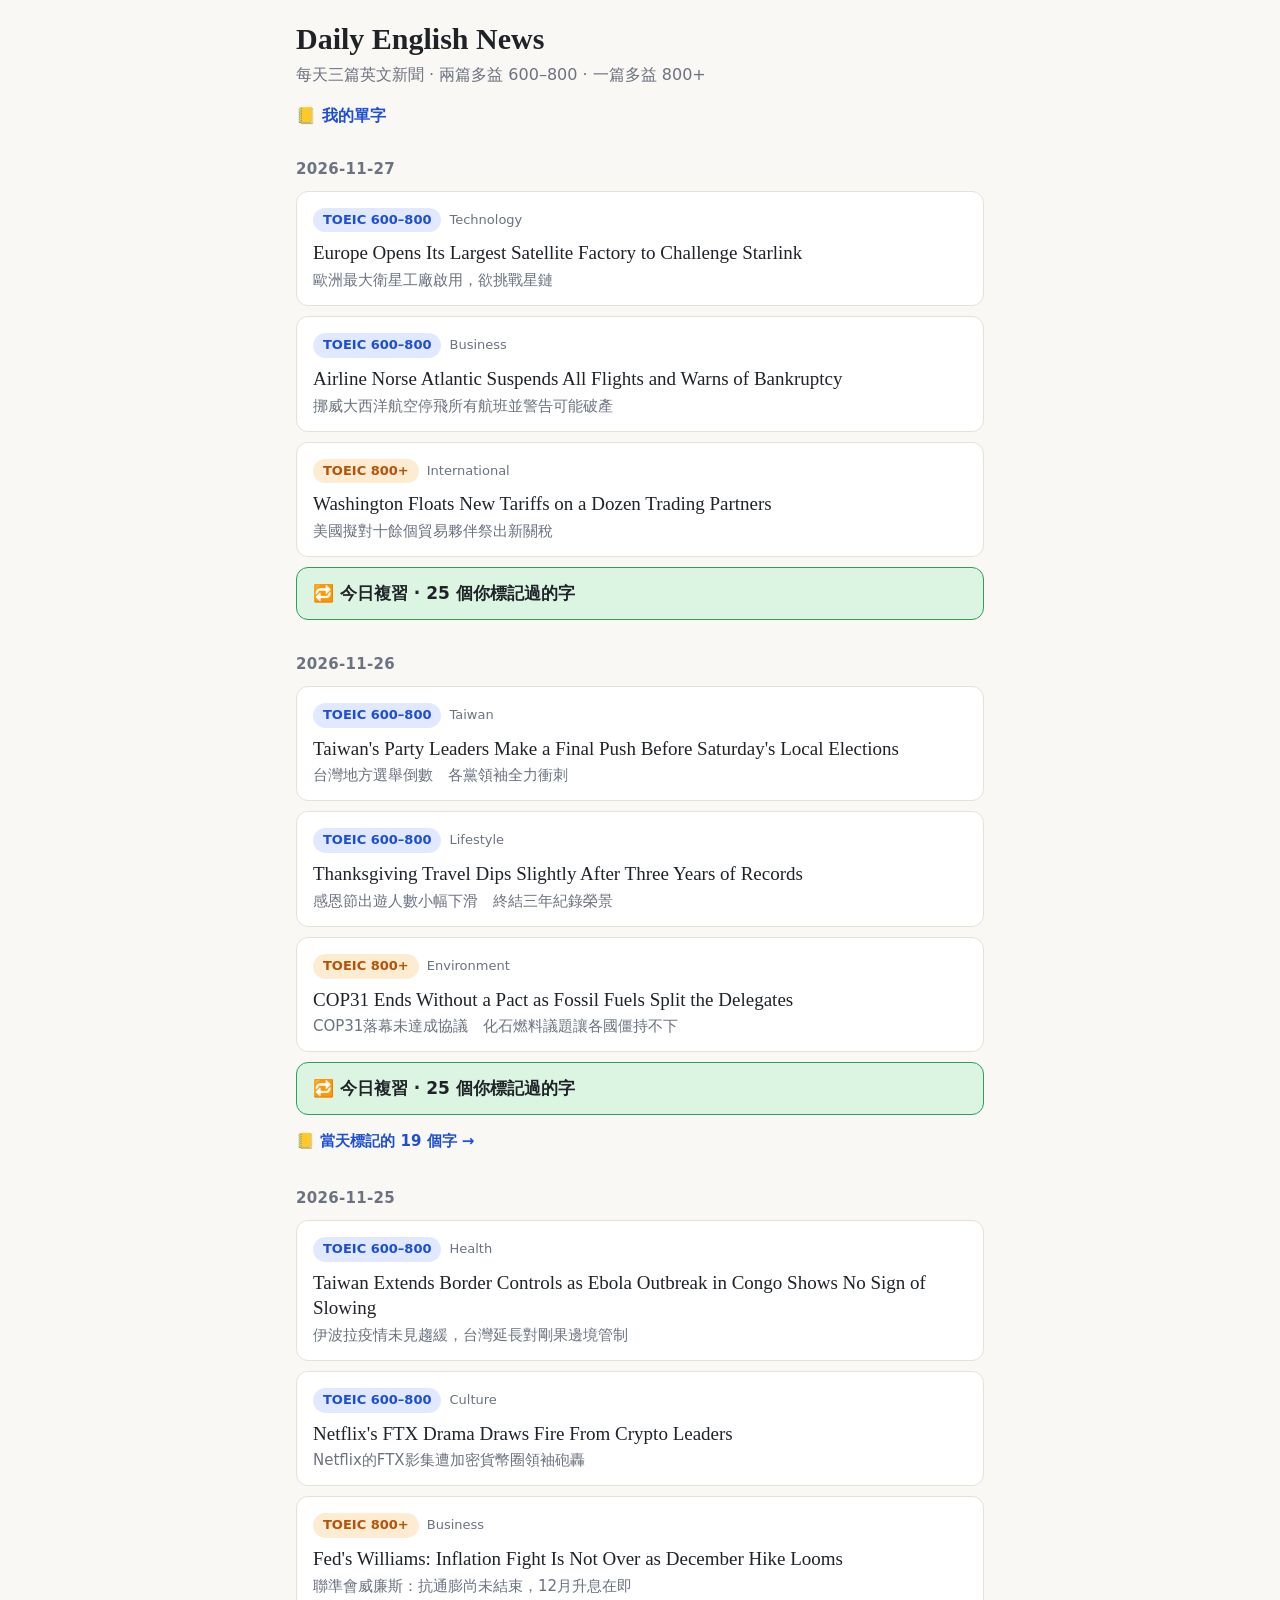
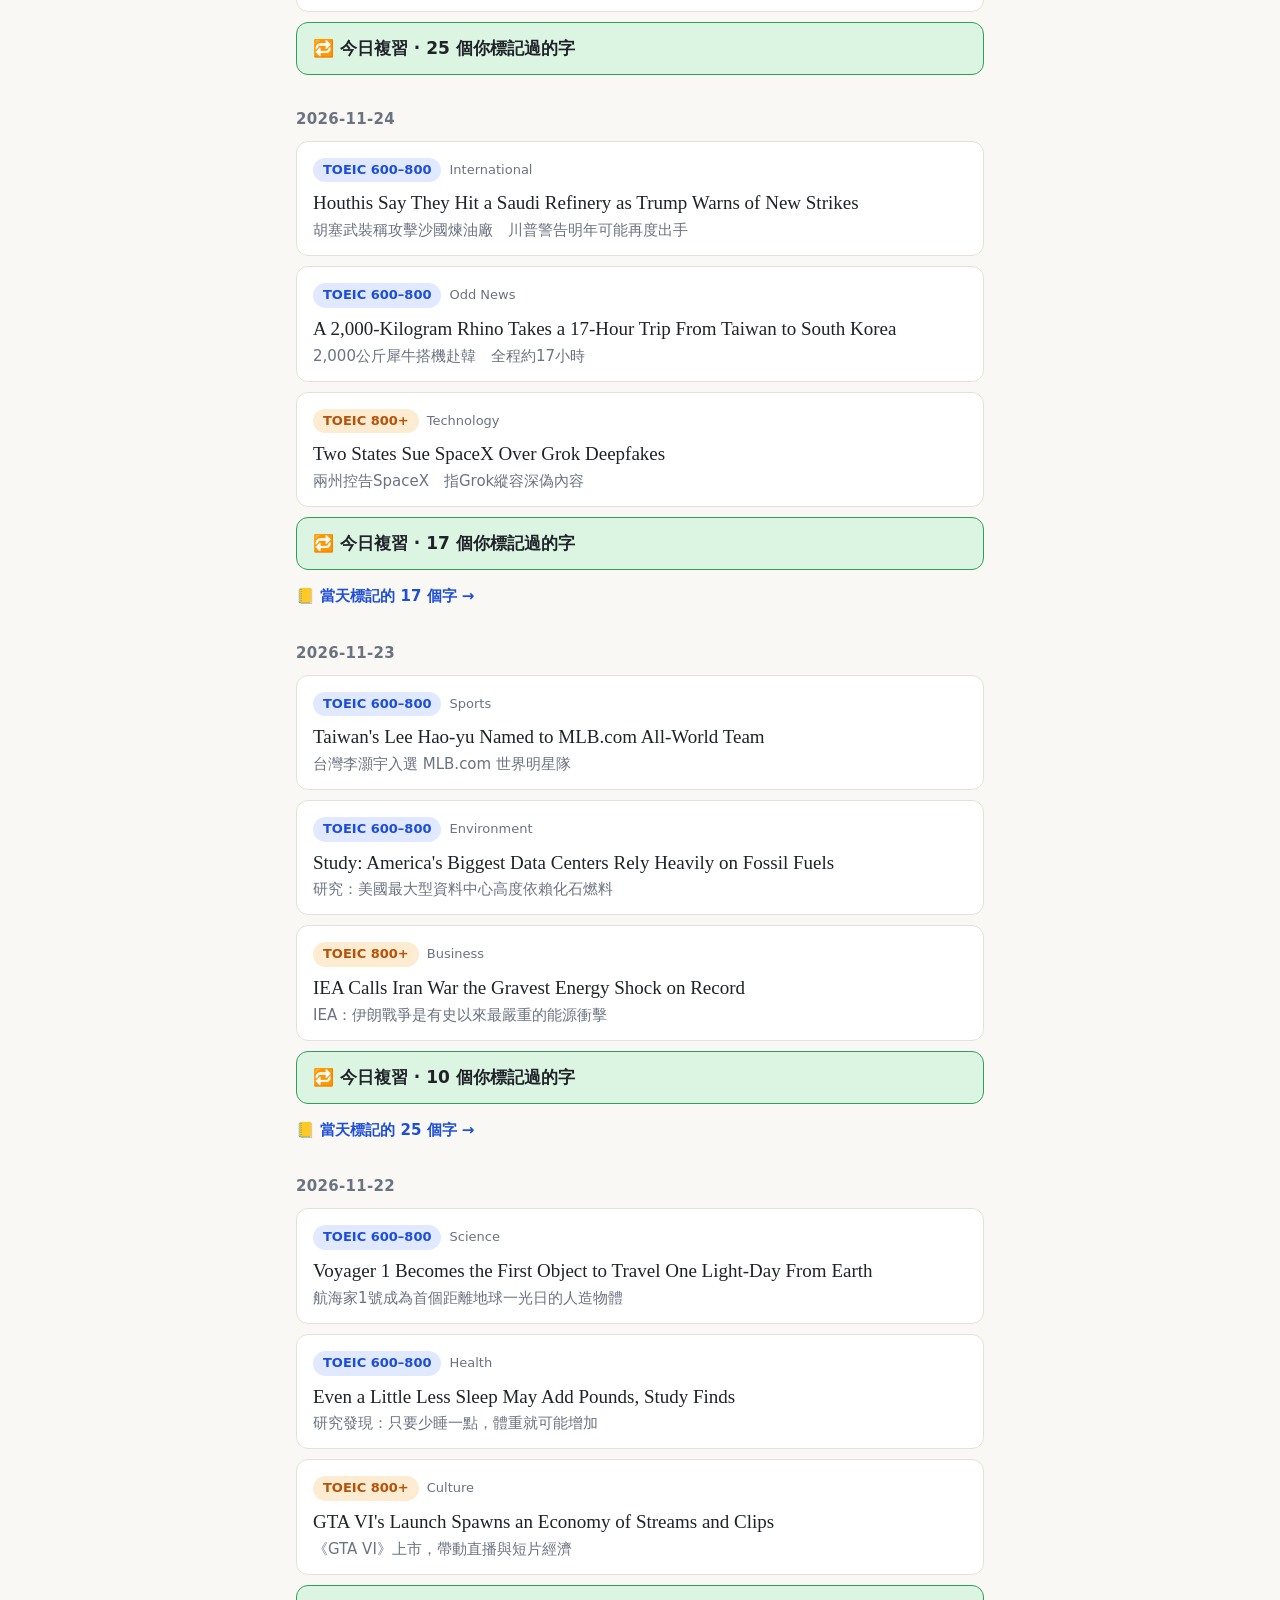
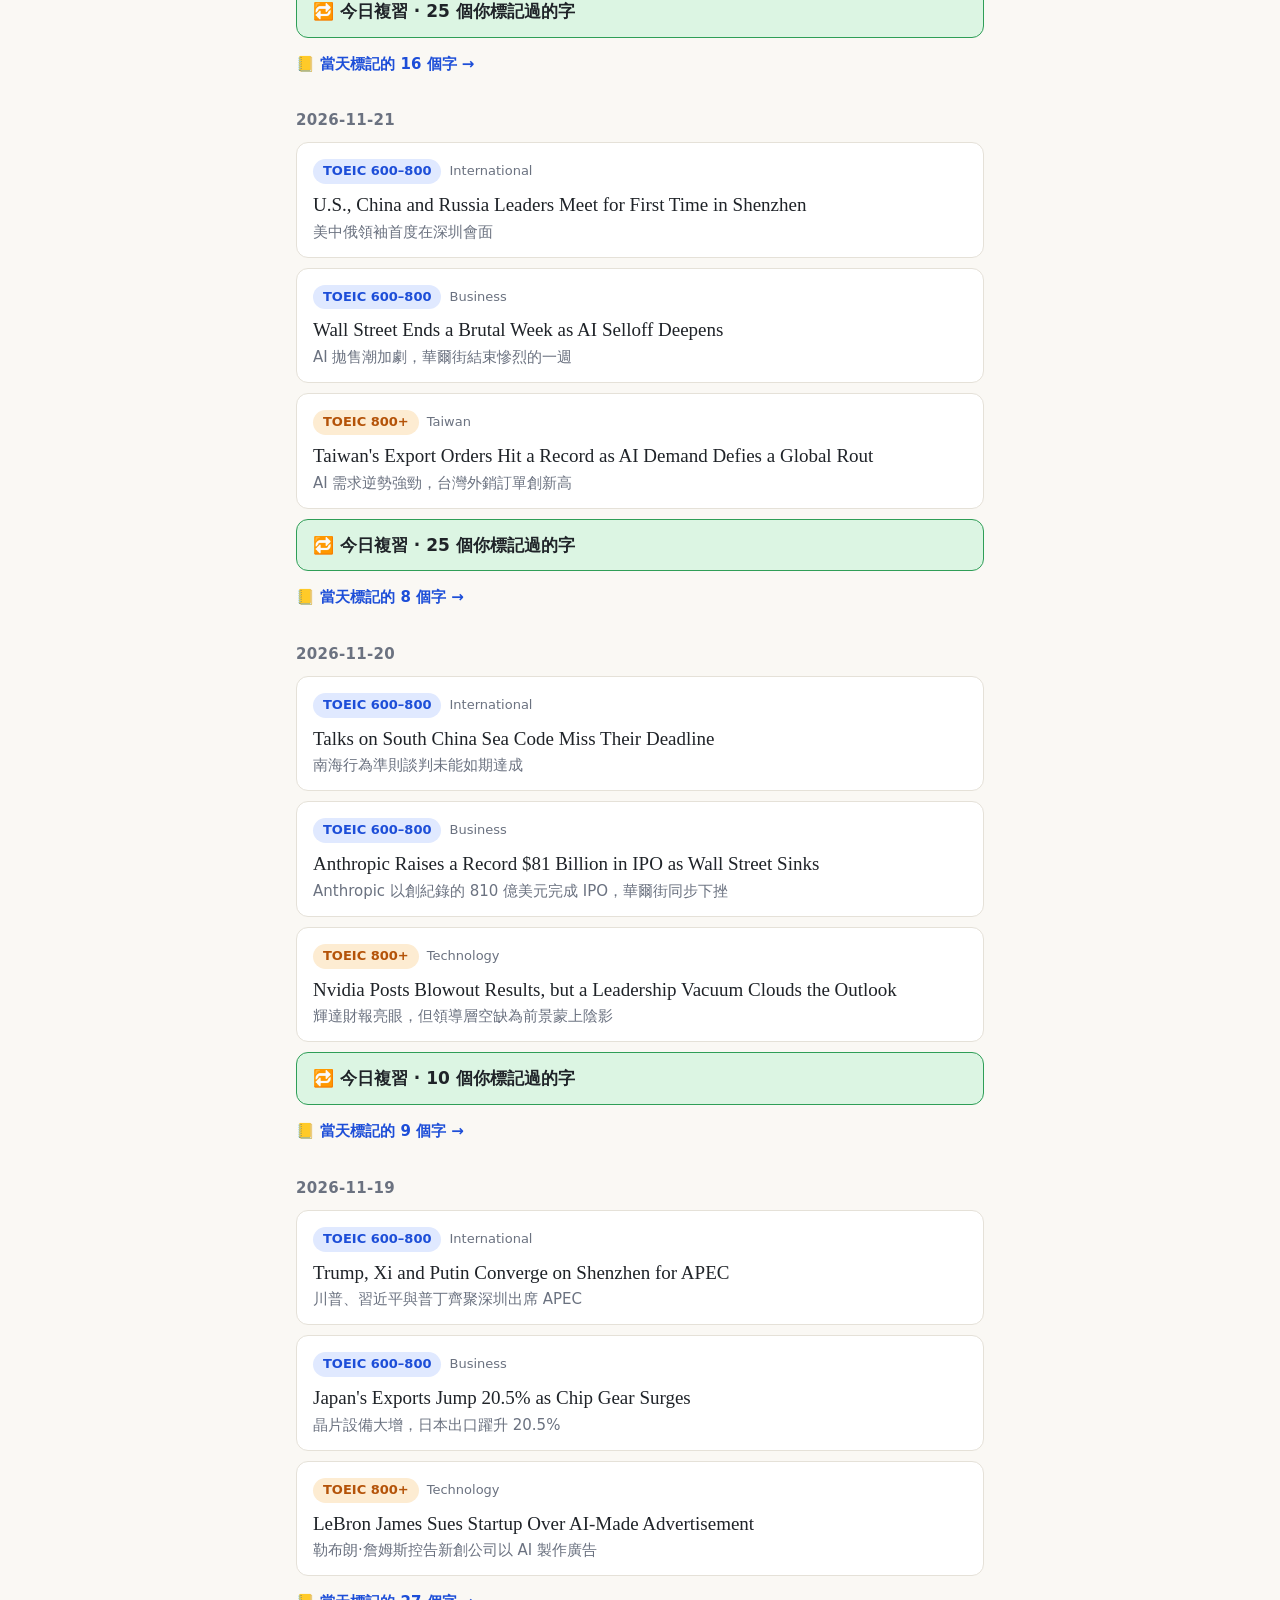
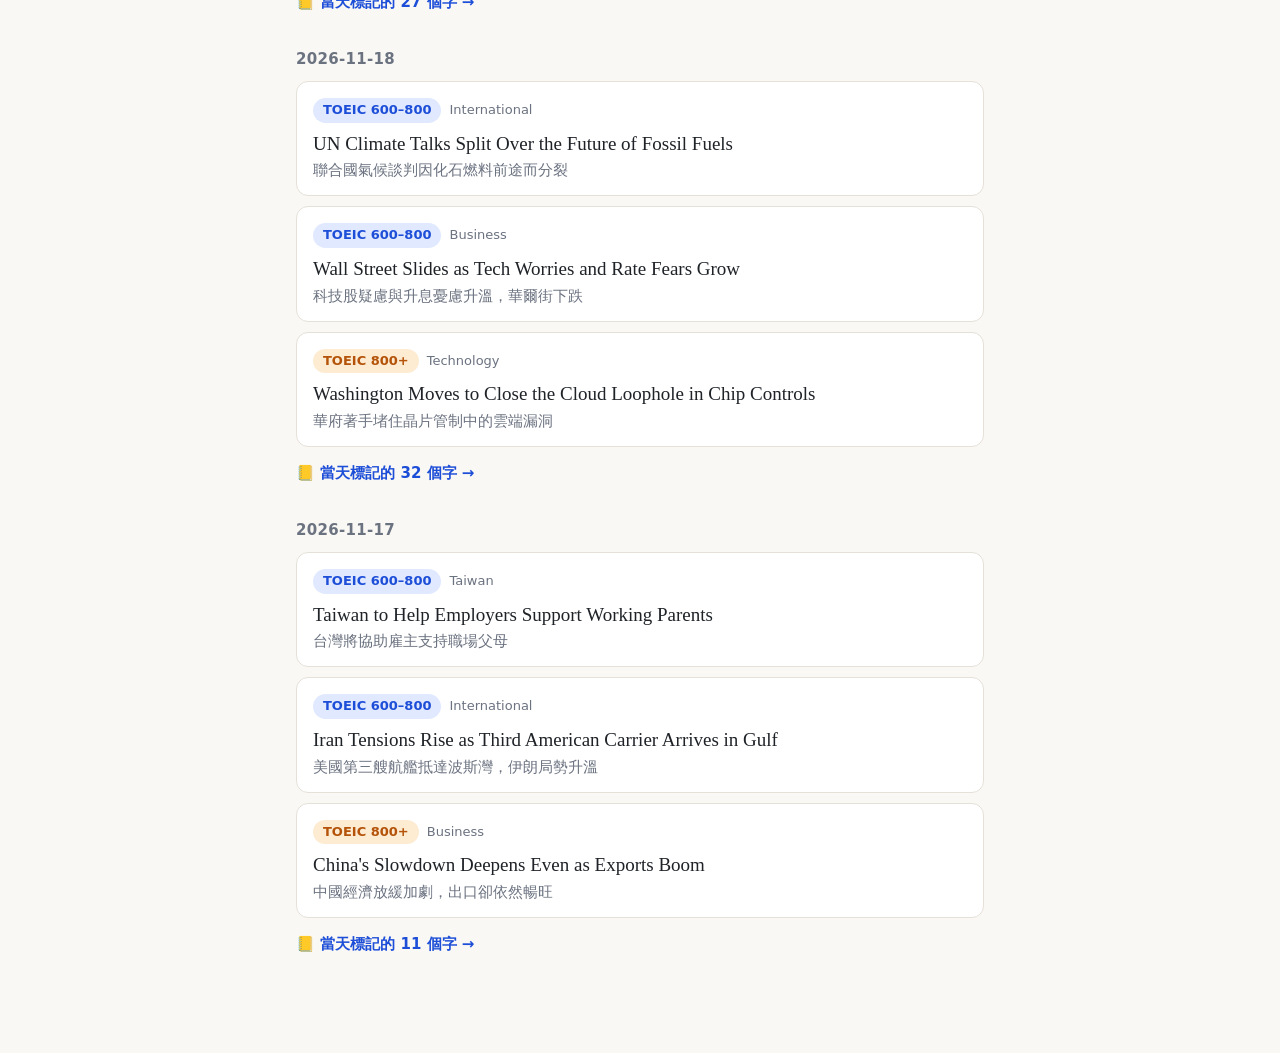
<file: index.html>
<!doctype html>
<html lang="en">
<head>
<meta charset="utf-8">
<meta name="viewport" content="width=device-width, initial-scale=1">
<title>Daily English News</title>
<link rel="stylesheet" href="style.css">
</head>
<body>
<div class="wrap">
  <h1 class="site-title">Daily English News</h1>
  <p class="site-sub">每天三篇英文新聞 · 兩篇多益 600–800 · 一篇多益 800+</p>
  <p class="navline"><a href="words.html">📒 我的單字</a></p>
  <main id="main"><p class="empty">Loading…</p></main>
</div>
<script src="app.js"></script>
<script>renderIndex();</script>
</body>
</html>
</file>
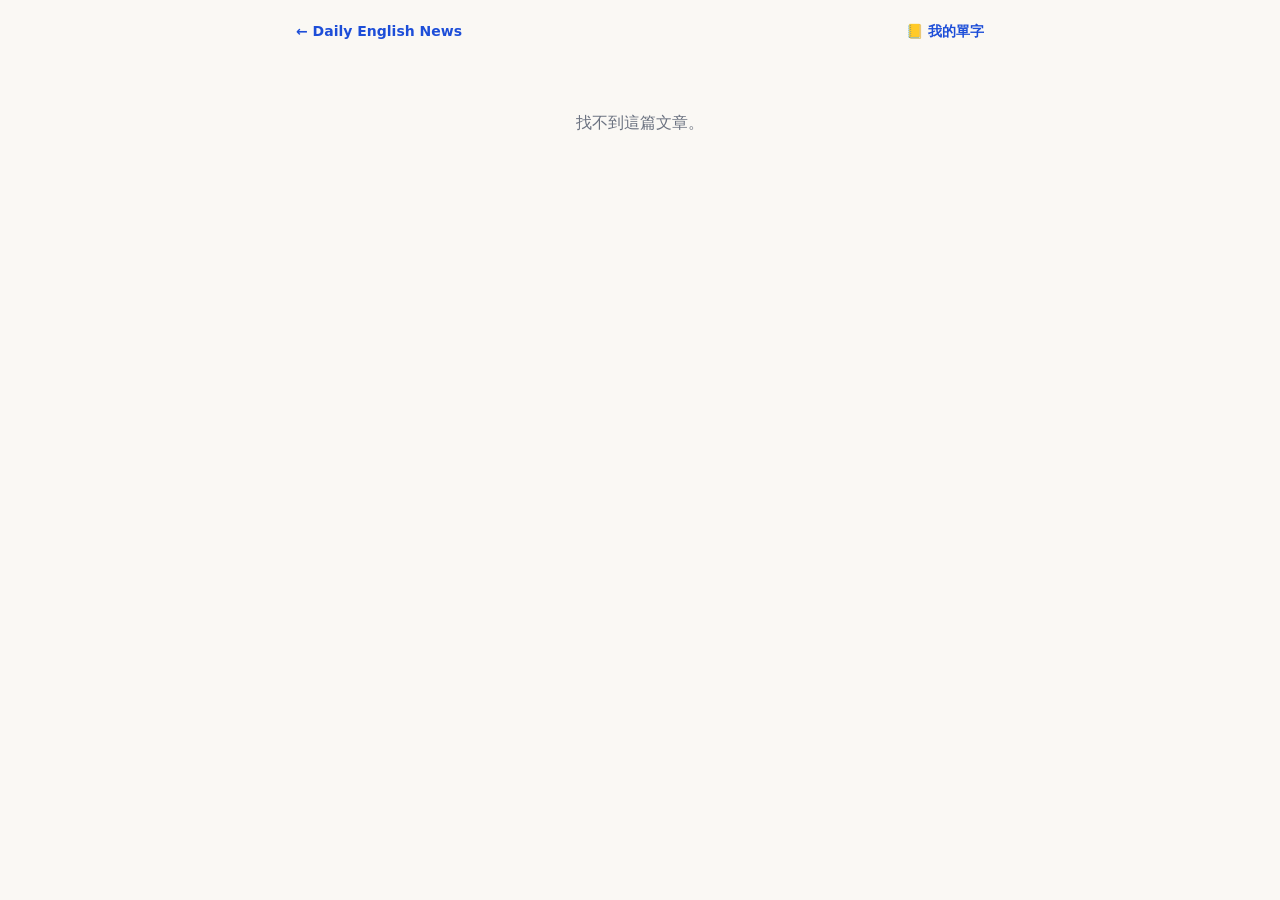
<file: article.html>
<!doctype html>
<html lang="en">
<head>
<meta charset="utf-8">
<meta name="viewport" content="width=device-width, initial-scale=1">
<title>Daily English News</title>
<link rel="stylesheet" href="style.css">
</head>
<body>
<div class="wrap">
  <div class="topbar">
    <a href="./">← Daily English News</a>
    <span class="topbar-right"><span id="date"></span><a href="words.html">📒 我的單字</a></span>
  </div>
  <main id="main"><p class="empty">Loading…</p></main>
</div>
<div class="pop" id="pop" role="tooltip" hidden></div>
<script src="app.js"></script>
<script>renderArticle();</script>
</body>
</html>
</file>
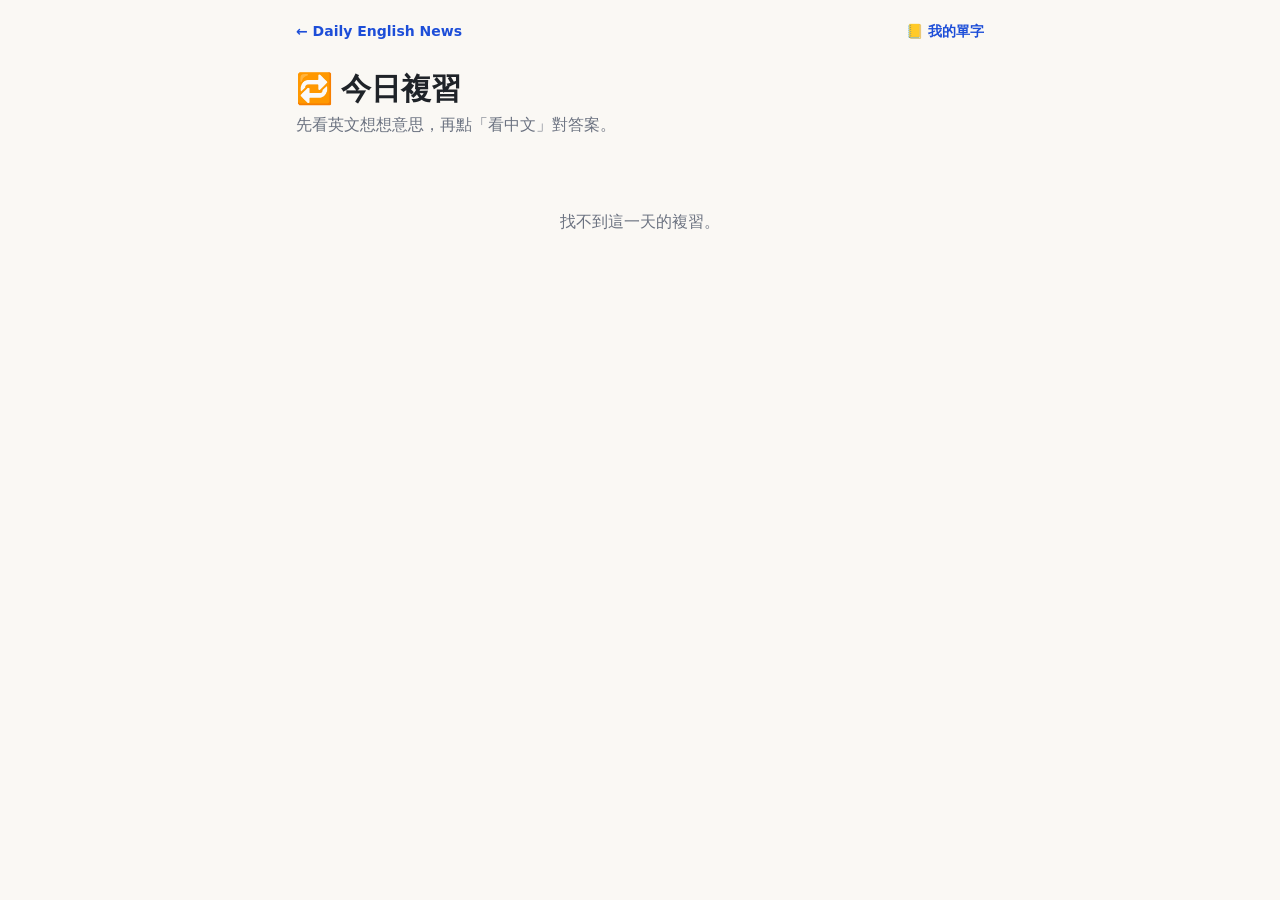
<file: review.html>
<!doctype html>
<html lang="zh-Hant">
<head>
<meta charset="utf-8">
<meta name="viewport" content="width=device-width, initial-scale=1">
<title>Daily Review · Daily English News</title>
<link rel="stylesheet" href="style.css">
</head>
<body>
<div class="wrap">
  <div class="topbar">
    <a href="./">← Daily English News</a>
    <span class="topbar-right"><span id="date"></span><a href="words.html">📒 我的單字</a></span>
  </div>
  <h1 class="site-title">🔁 今日複習</h1>
  <p class="site-sub">先看英文想想意思，再點「看中文」對答案。</p>
  <main id="main"><p class="empty">Loading…</p></main>
</div>
<script src="app.js"></script>
<script>renderReview();</script>
</body>
</html>
</file>
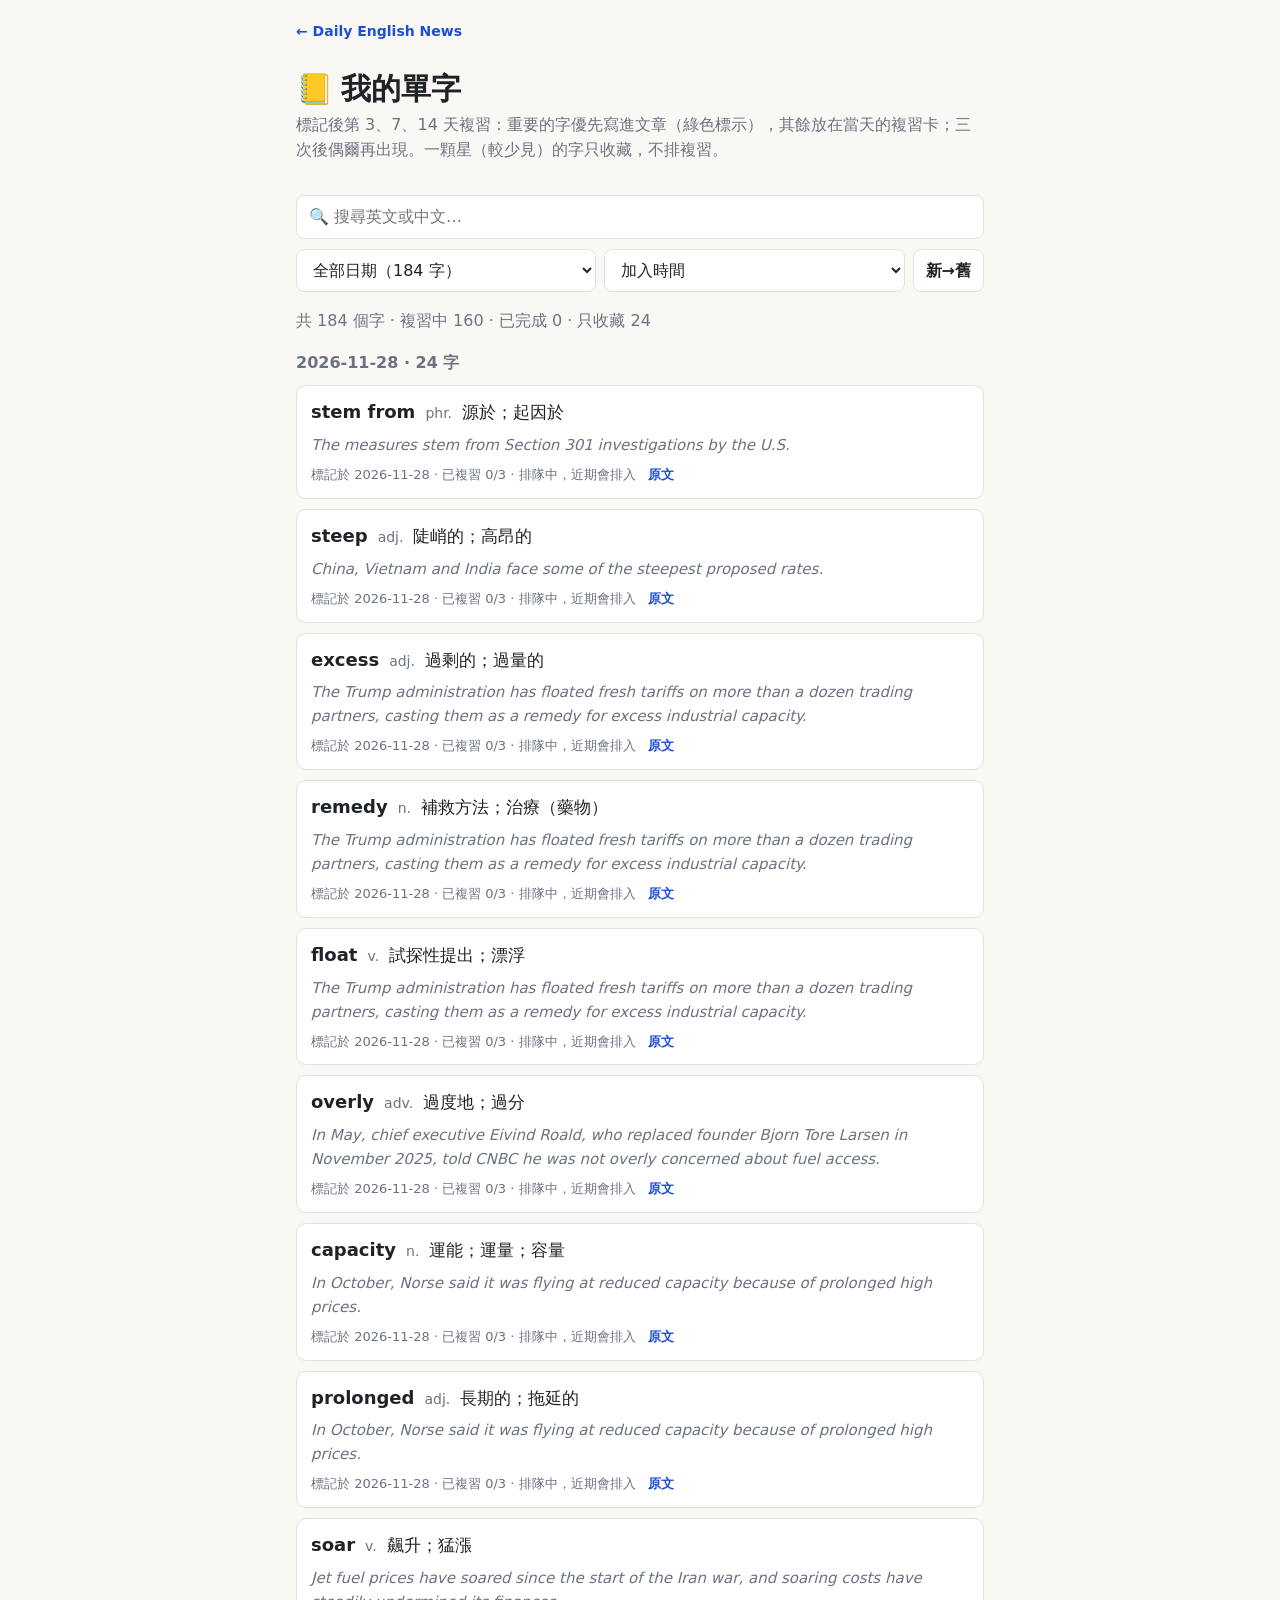
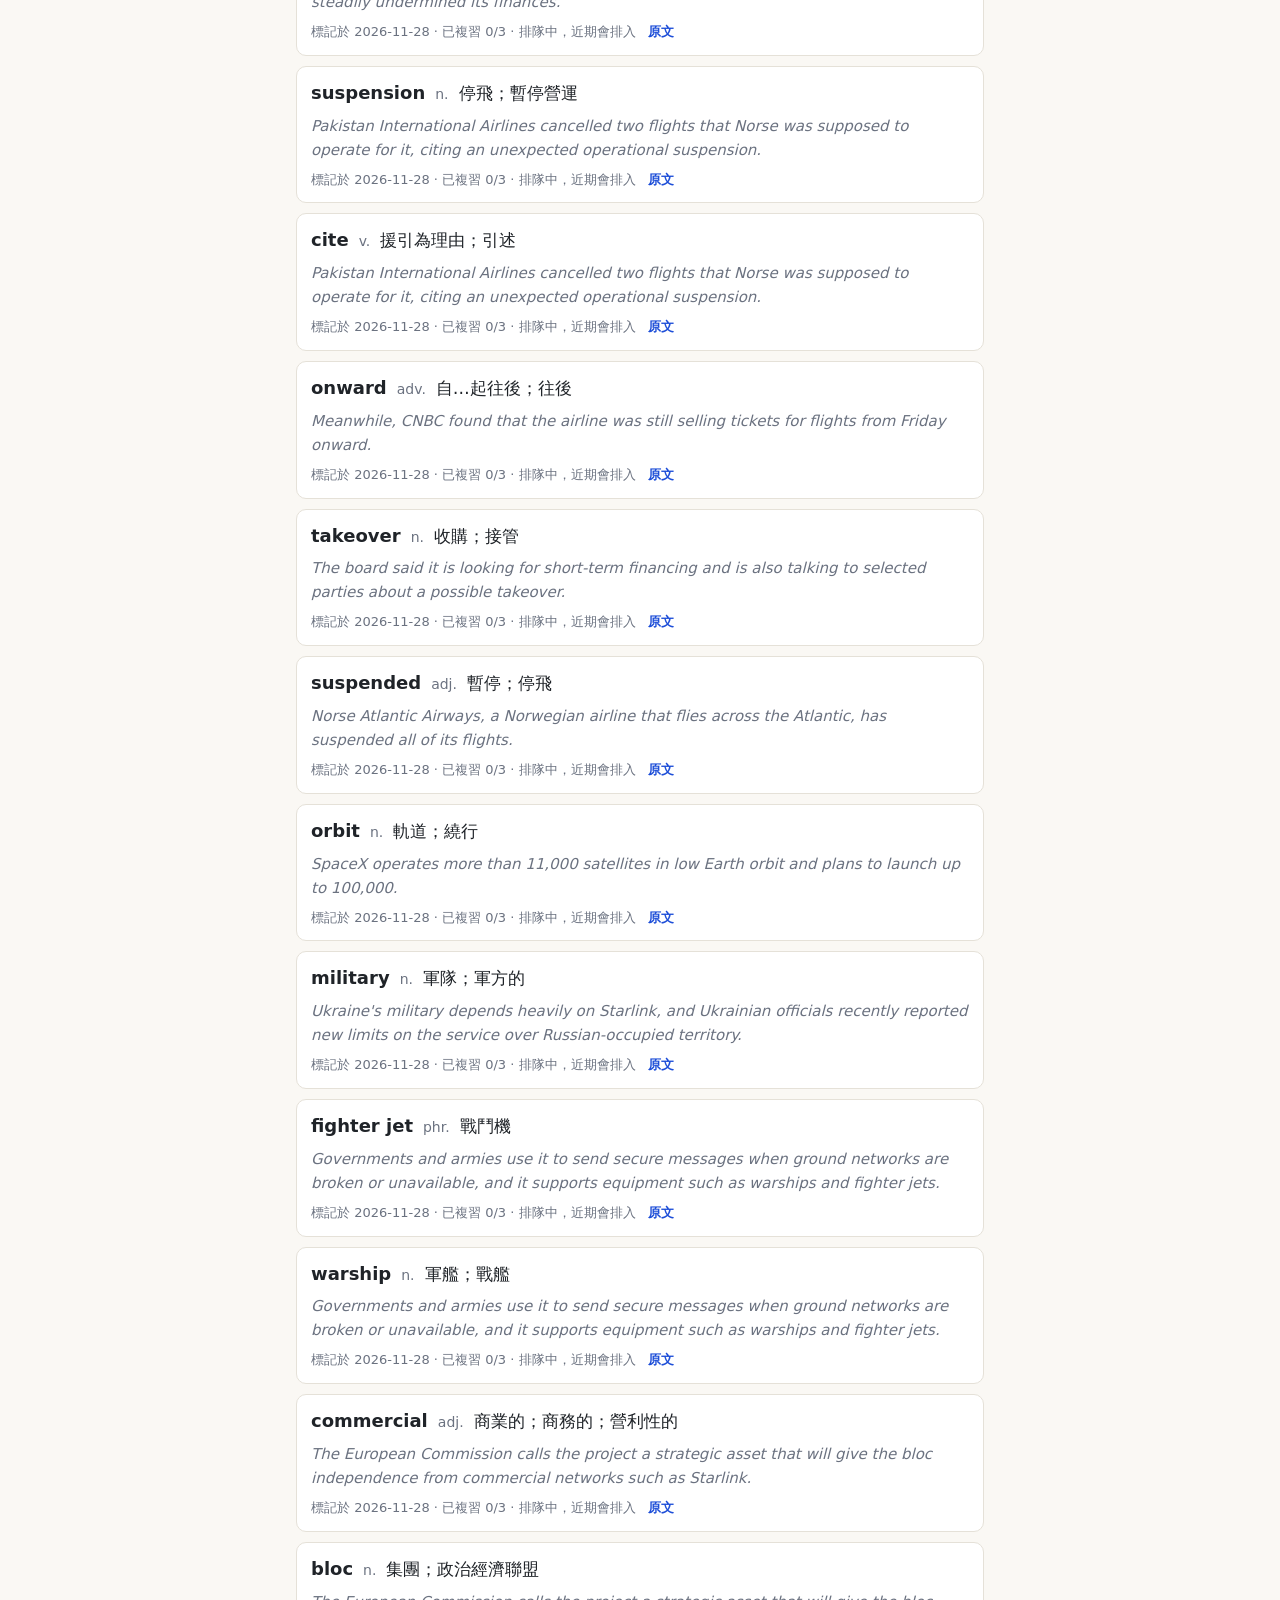
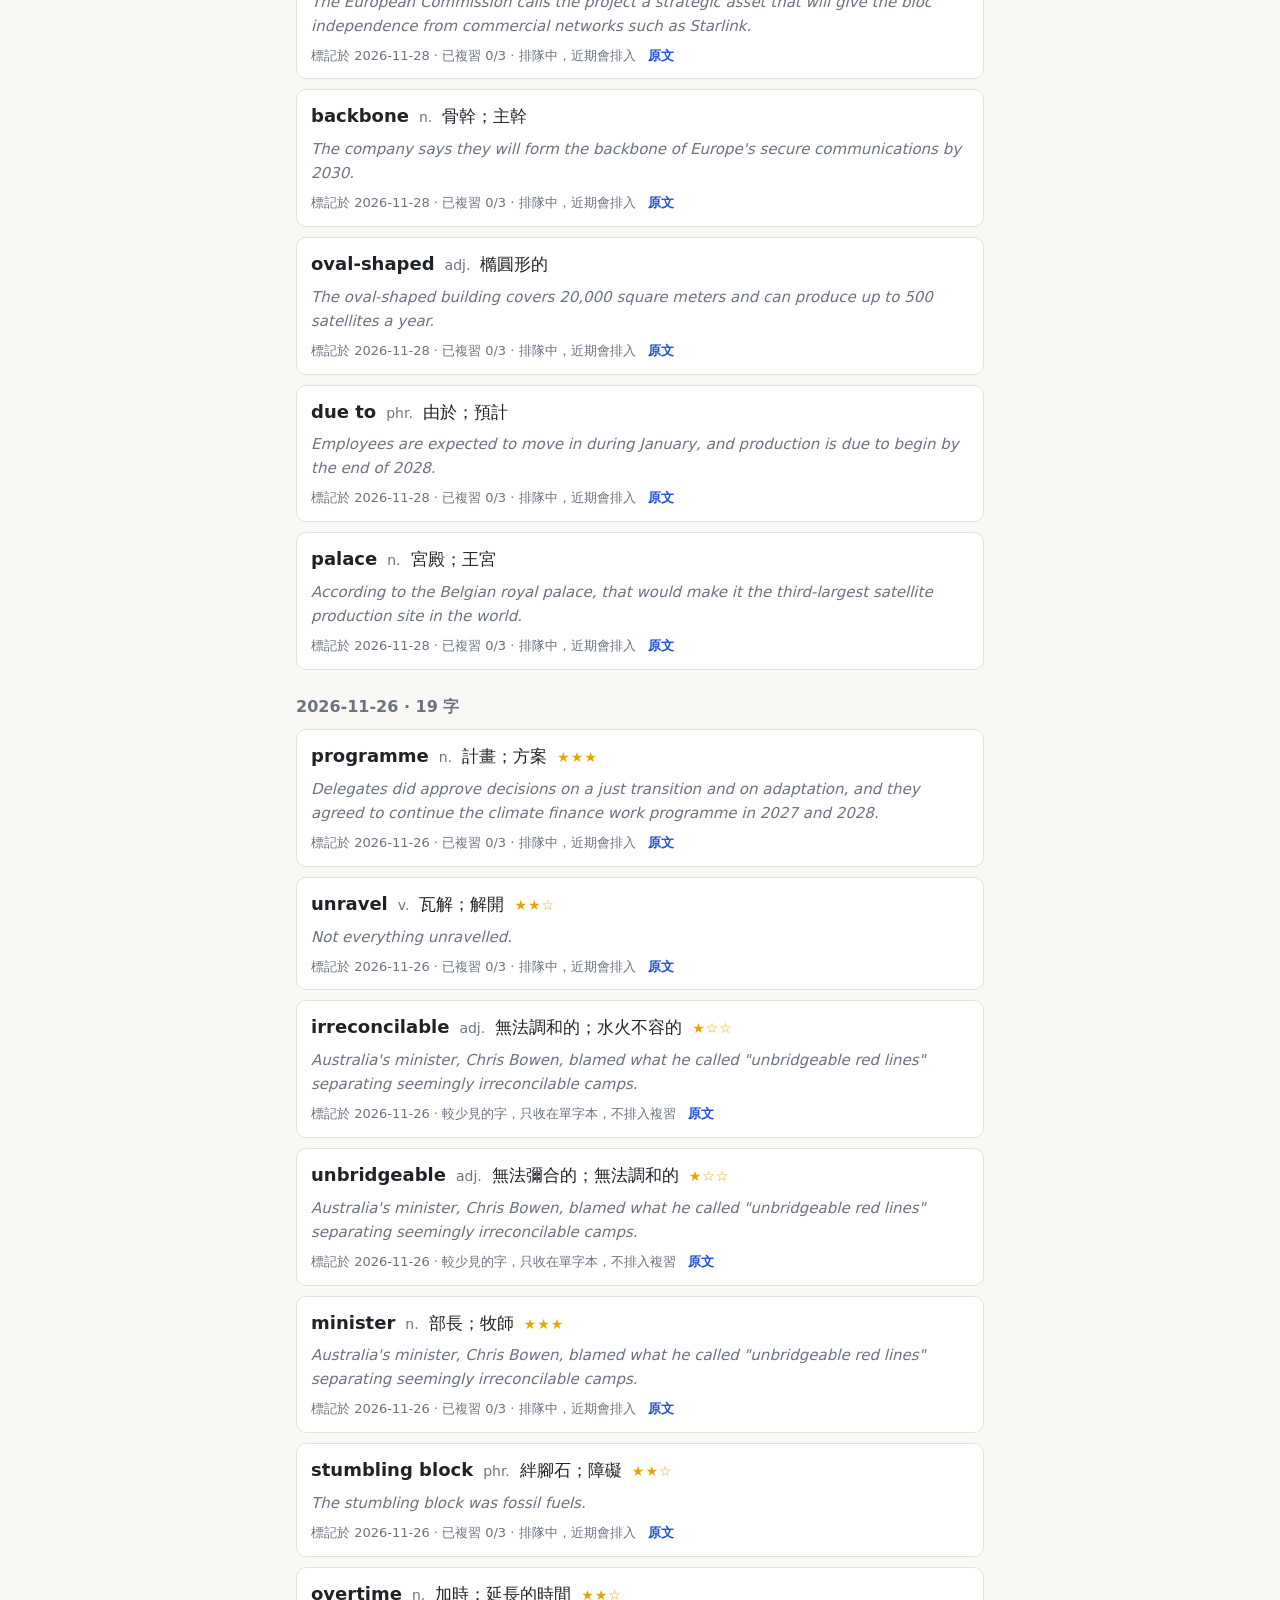
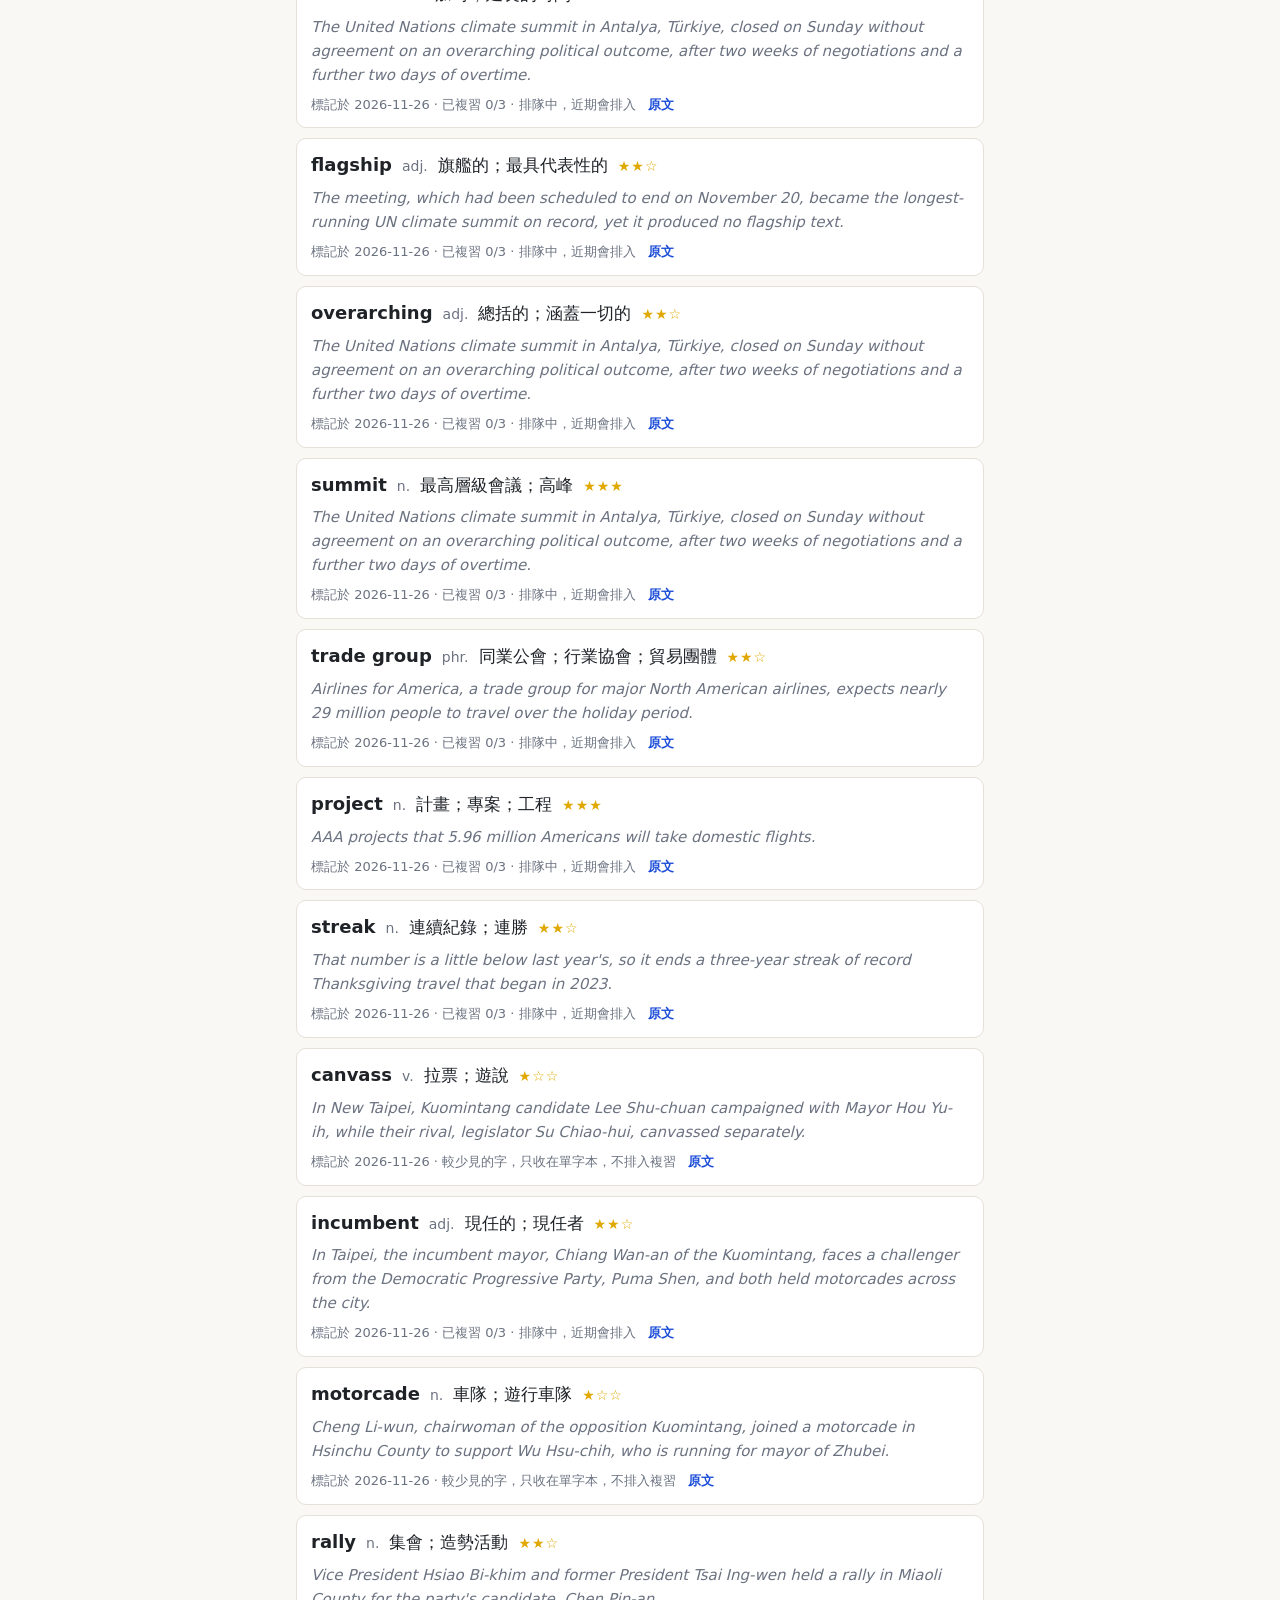
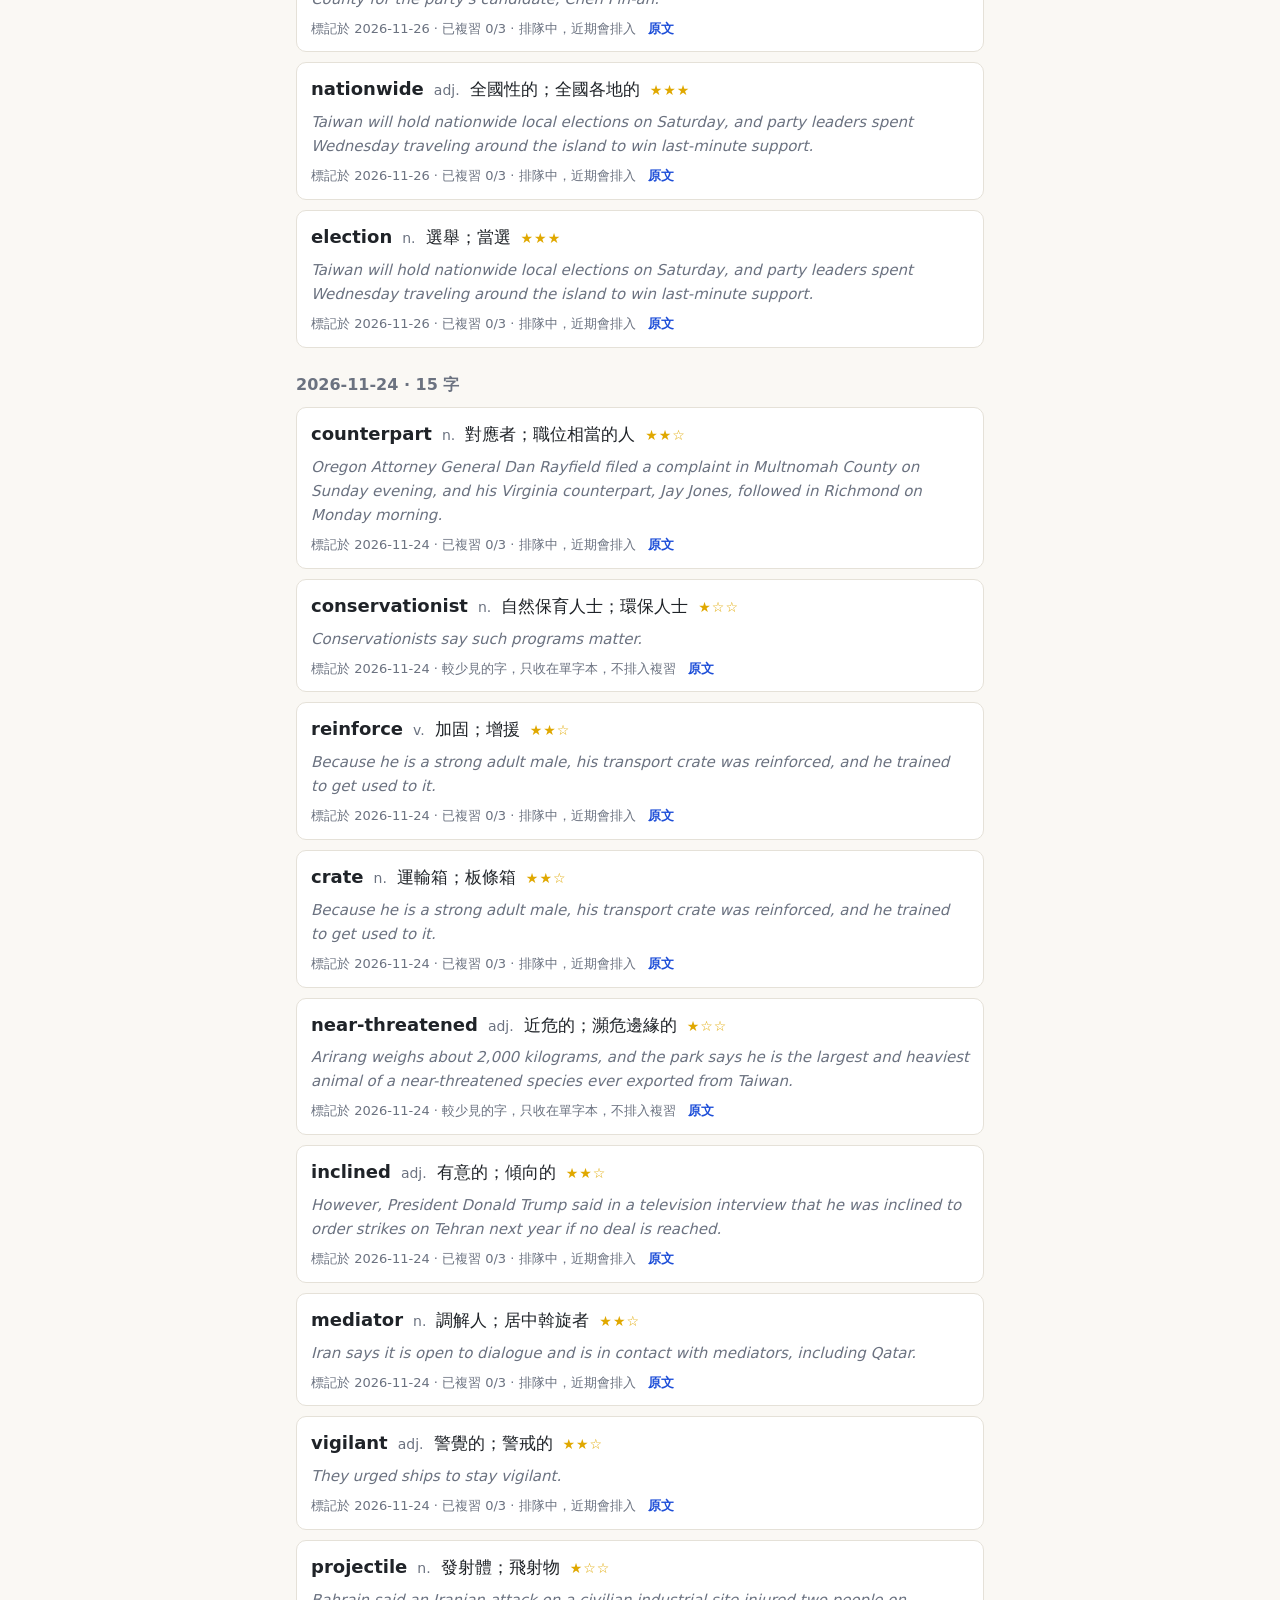
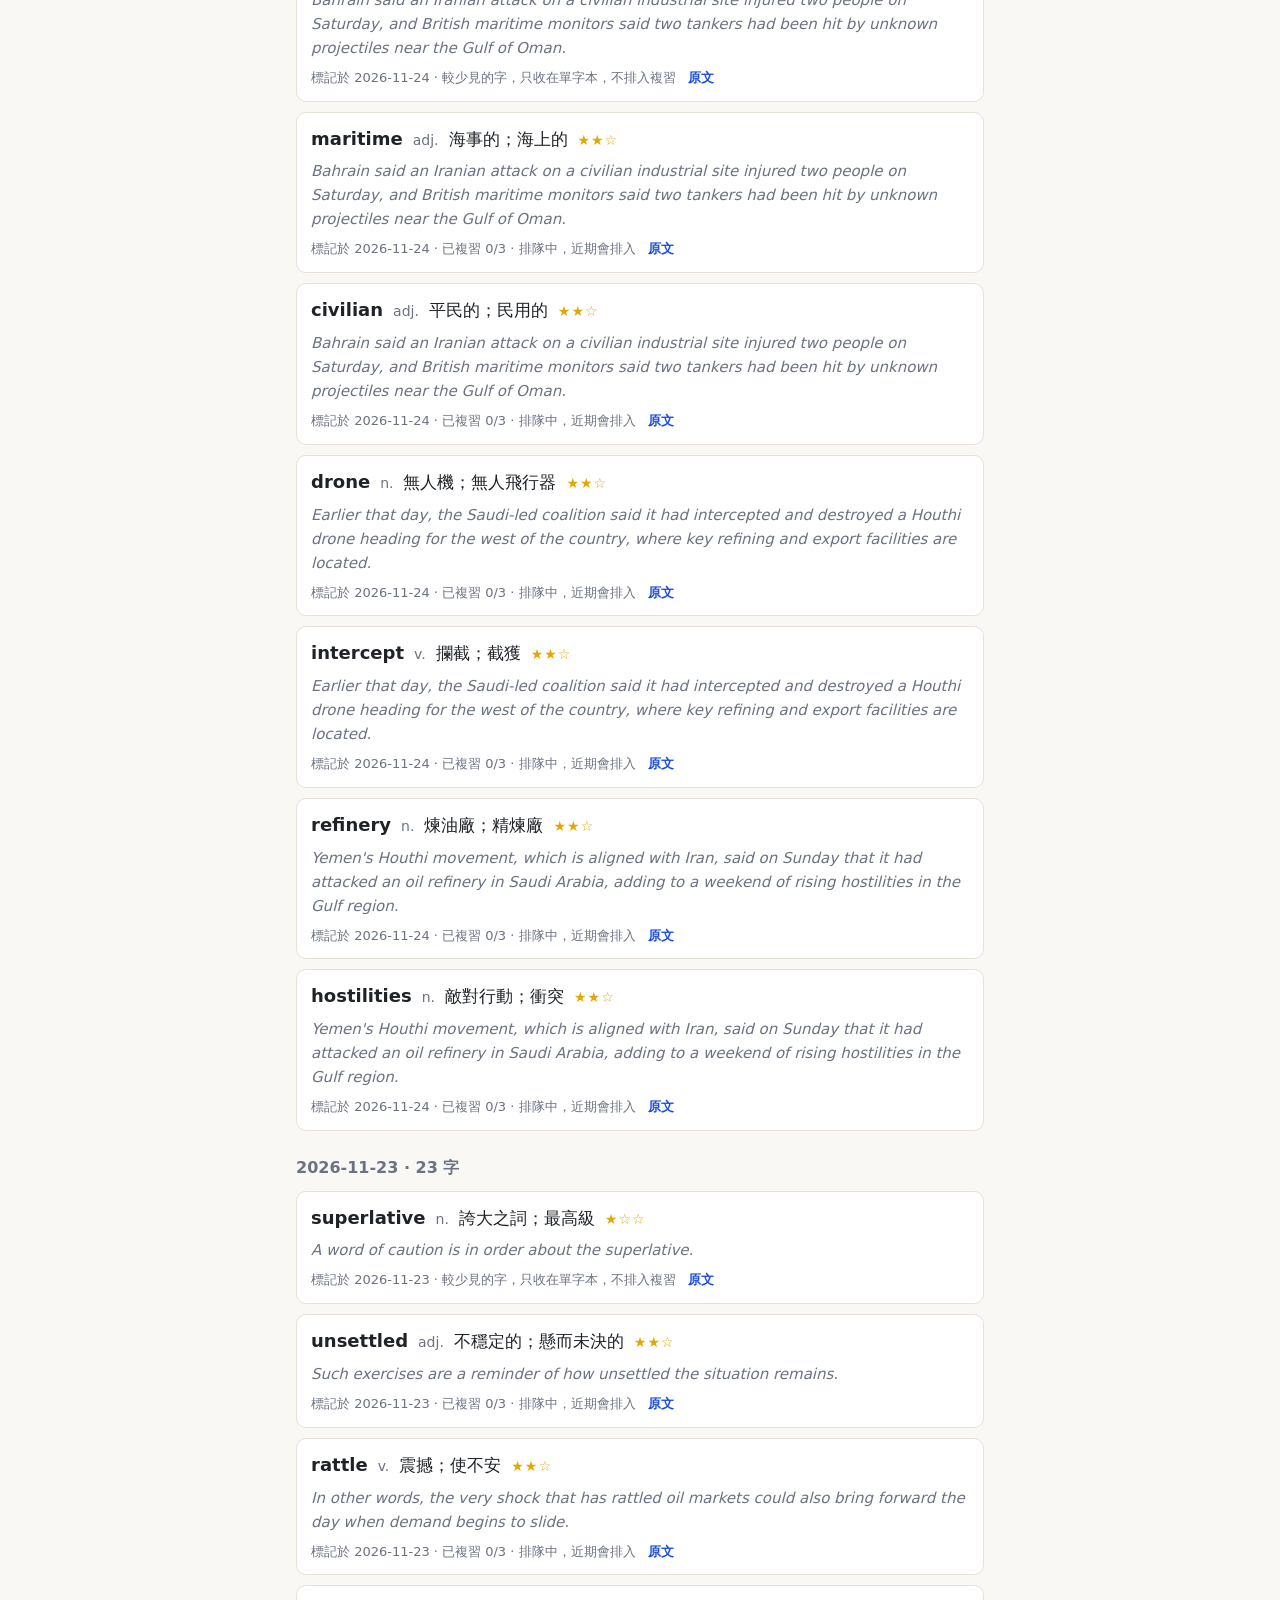
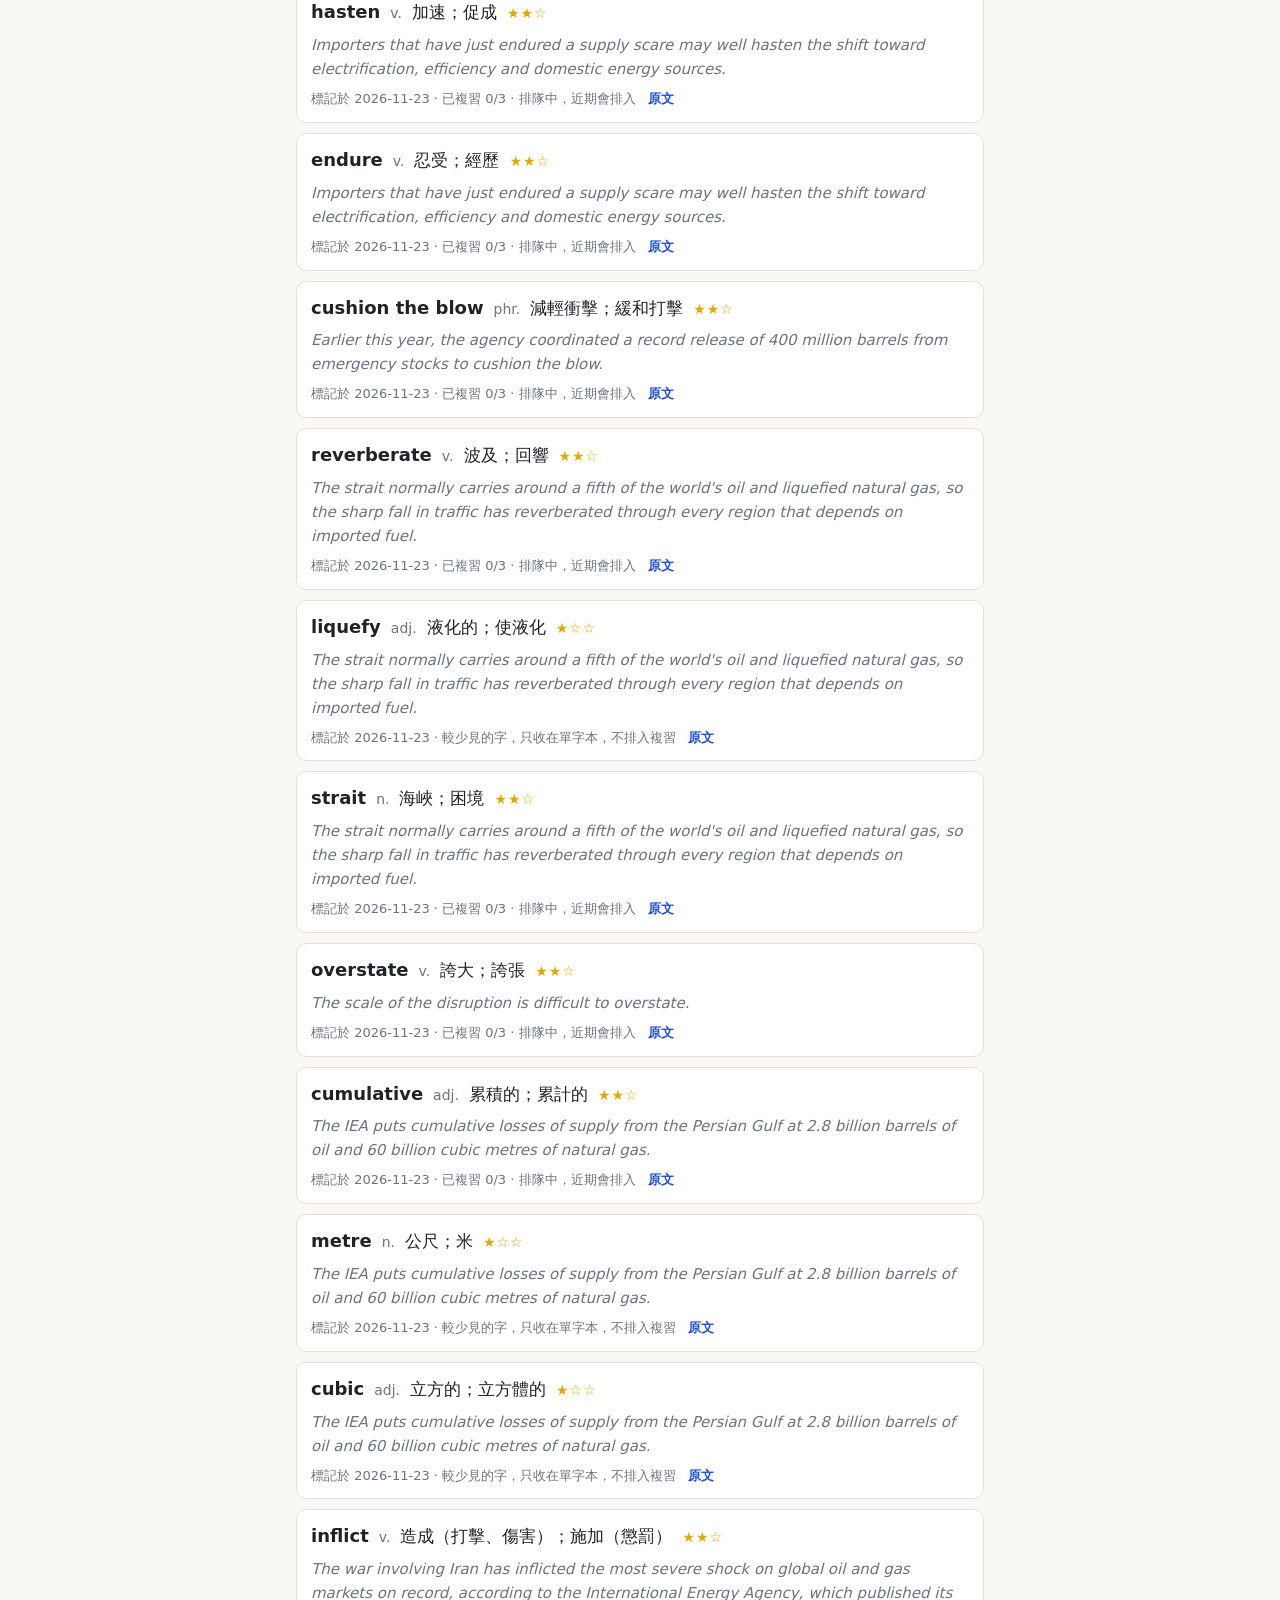
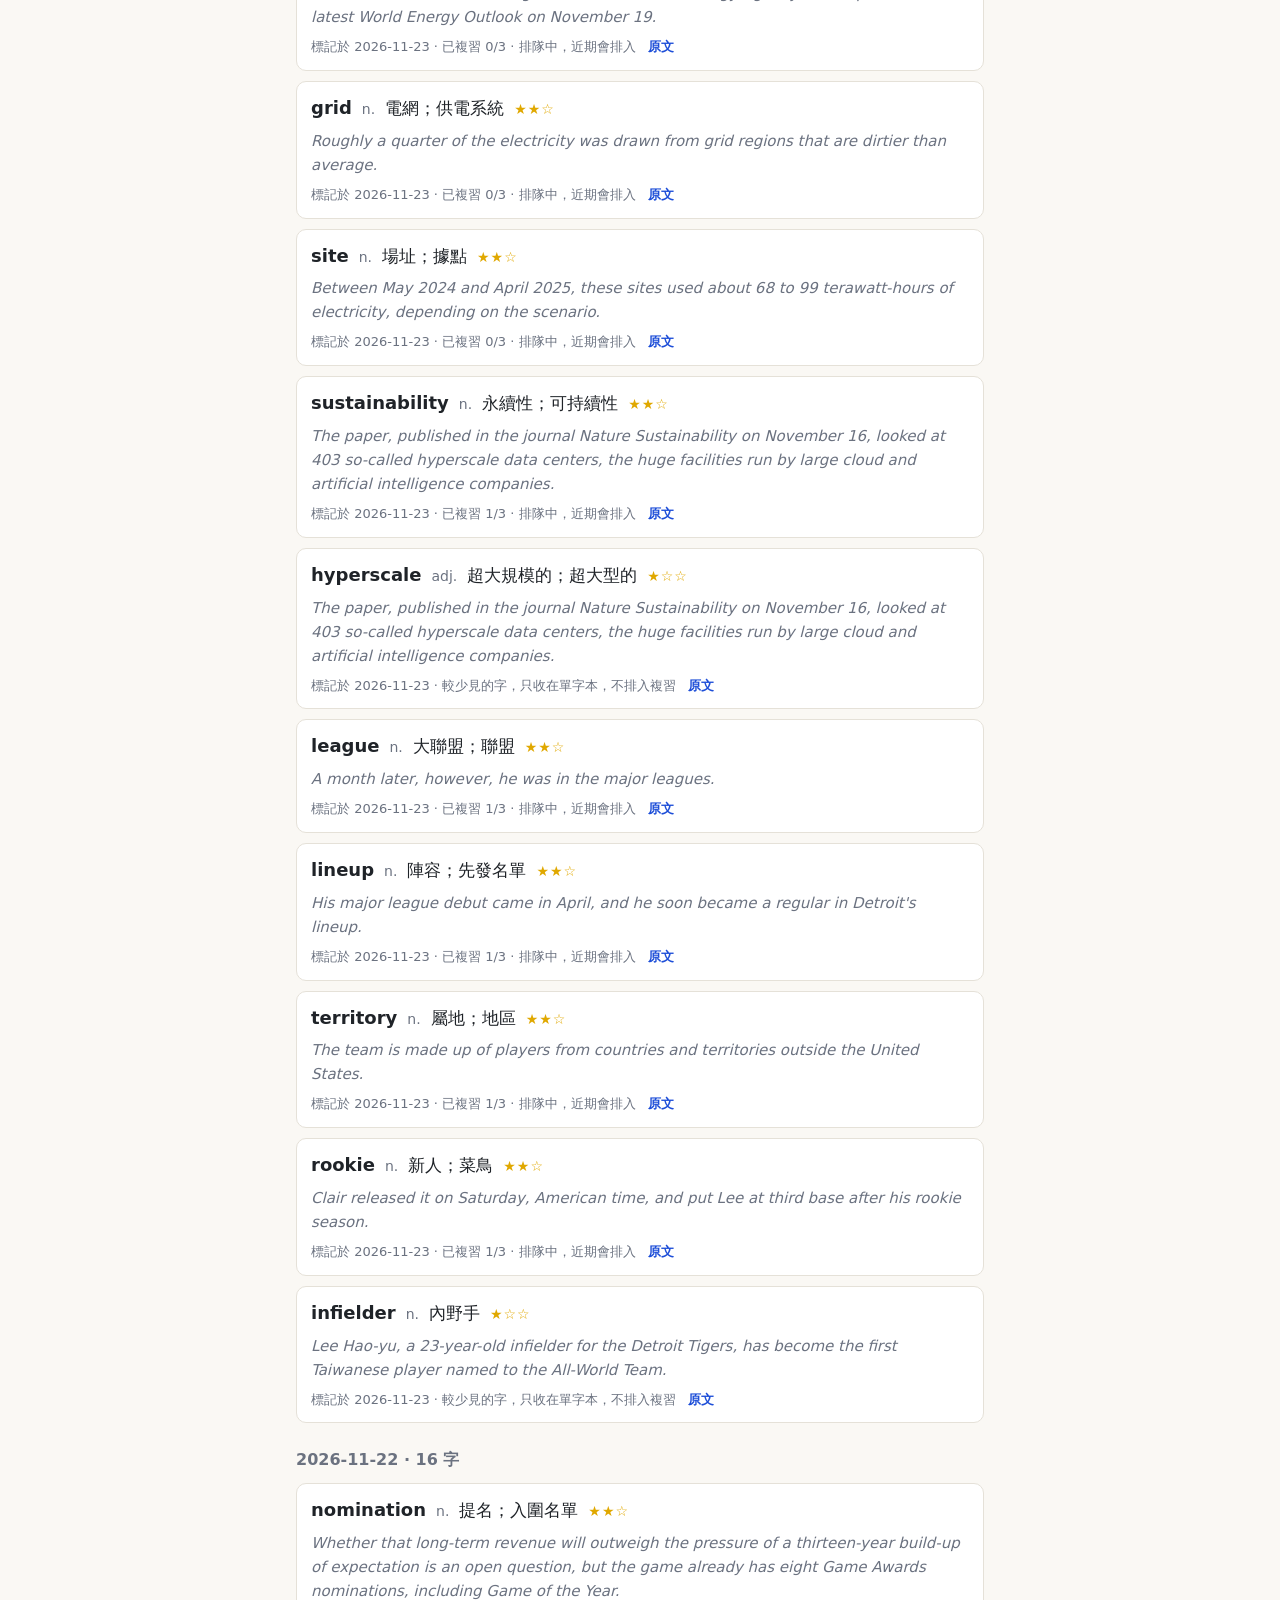
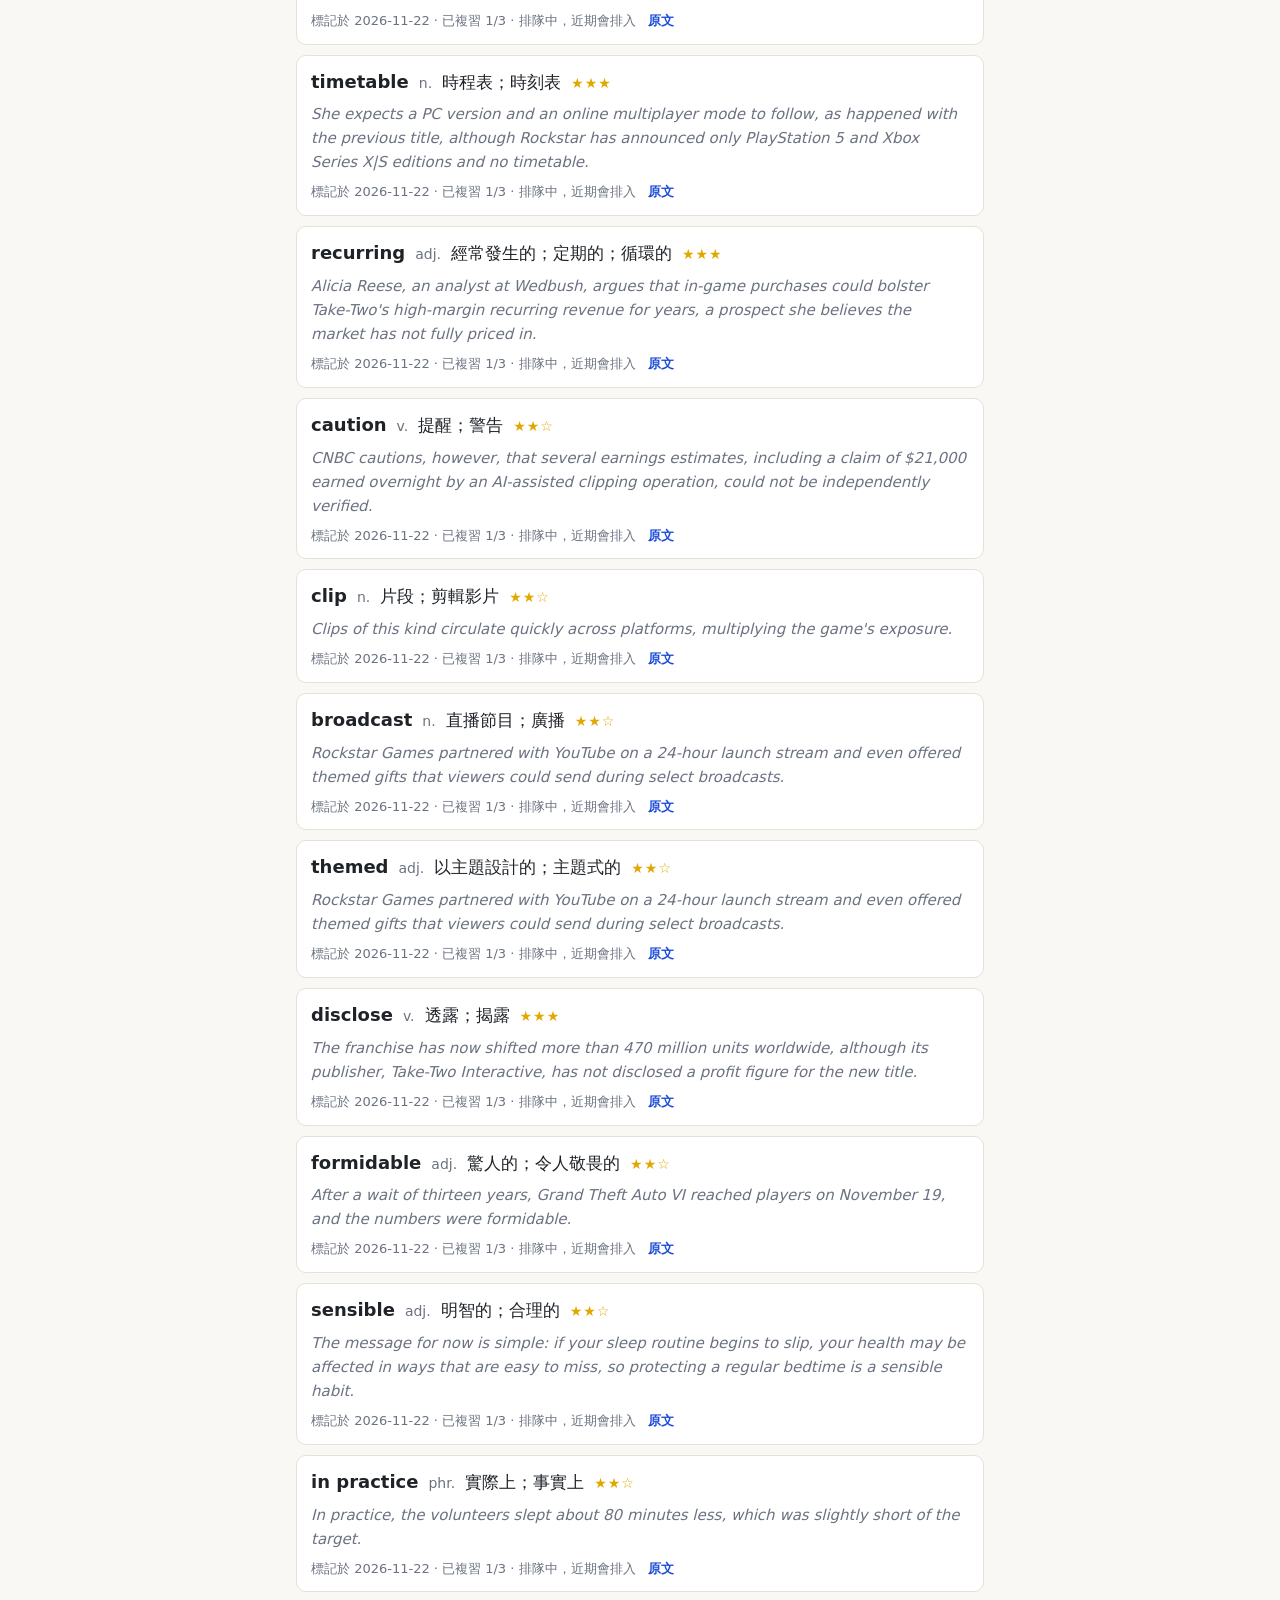
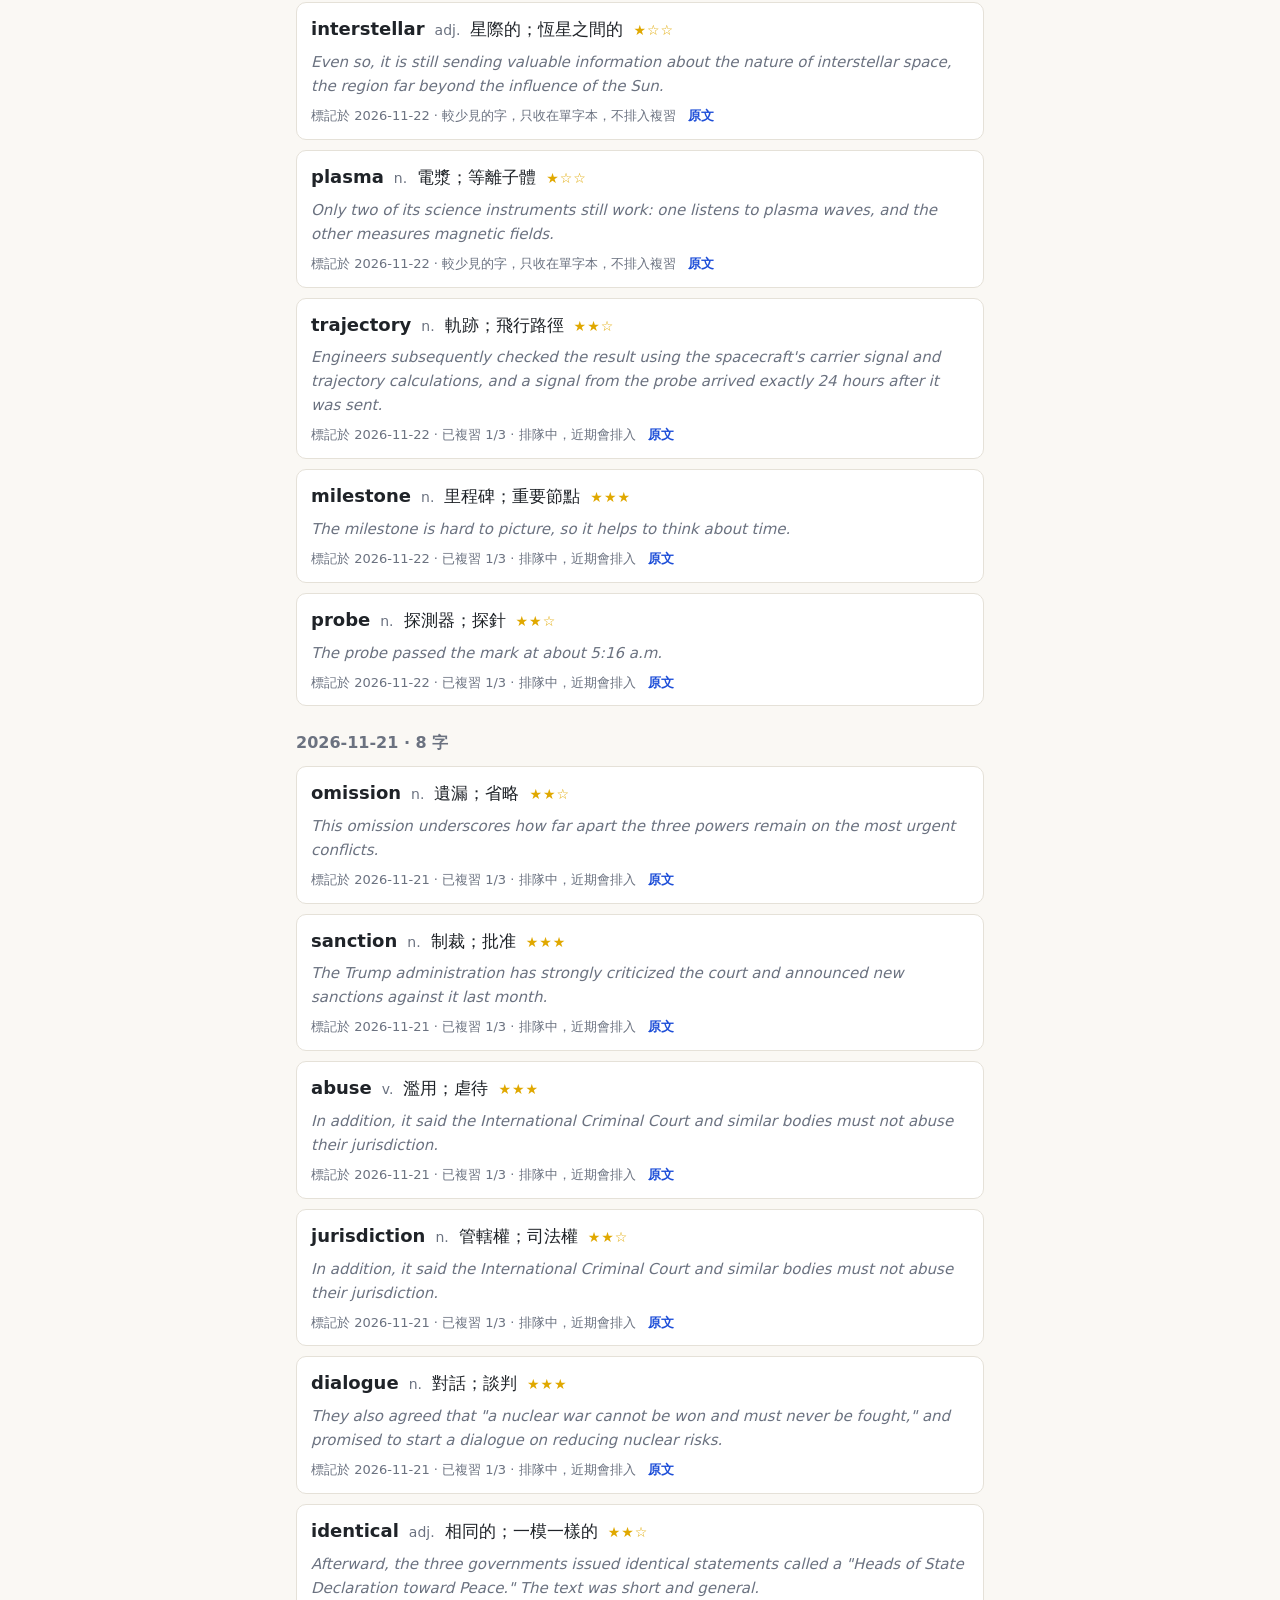
<file: words.html>
<!doctype html>
<html lang="zh-Hant">
<head>
<meta charset="utf-8">
<meta name="viewport" content="width=device-width, initial-scale=1">
<title>My Words · Daily English News</title>
<link rel="stylesheet" href="style.css">
</head>
<body>
<div class="wrap">
  <div class="topbar">
    <a href="./">← Daily English News</a>
  </div>
  <h1 class="site-title">📒 我的單字</h1>
  <p class="site-sub">標記後第 3、7、14 天複習：重要的字優先寫進文章（綠色標示），其餘放在當天的複習卡；三次後偶爾再出現。一顆星（較少見）的字只收藏，不排複習。</p>
  <main id="main"><p class="empty">Loading…</p></main>
  <div class="token-box" id="token"></div>
</div>
<script src="app.js"></script>
<script>renderWords();</script>
</body>
</html>
</file>
<file: style.css>
:root {
  --bg: #faf8f4;
  --surface: #ffffff;
  --text: #1f2328;
  --muted: #6b7280;
  --line: #e5e1d8;
  --accent: #1d4ed8;
  --mark: #fff3bf;
  --mark-line: #e0a800;
  --lv-mid: #1d4ed8;
  --lv-mid-bg: #e0e9ff;
  --lv-high: #b45309;
  --lv-high-bg: #fdecd2;
  --rv: #dcf5e3;
  --rv-line: #2f9e57;
  --danger: #b42318;
  --tts-sent: #e8eefc;
  --tts-word: #bcd0fb;
}
@media (prefers-color-scheme: dark) {
  :root {
    --bg: #15171a;
    --surface: #1e2125;
    --text: #e6e6e3;
    --muted: #9aa0a6;
    --line: #30343a;
    --accent: #8ab4f8;
    --mark: #4a3f12;
    --mark-line: #d6a51c;
    --lv-mid: #a9c4ff;
    --lv-mid-bg: #1f2c4d;
    --lv-high: #f5c07a;
    --lv-high-bg: #45300f;
    --rv: #15402a;
    --rv-line: #4cc27a;
    --danger: #f97066;
    --tts-sent: #1f2a3d;
    --tts-word: #34508a;
  }
}

* { box-sizing: border-box; }
html { -webkit-text-size-adjust: 100%; }
body {
  margin: 0;
  background: var(--bg);
  color: var(--text);
  font-family: system-ui, -apple-system, "Segoe UI", "Noto Sans TC", sans-serif;
  line-height: 1.6;
}
a { color: var(--accent); }

.wrap { max-width: 720px; margin: 0 auto; padding: 20px 16px 64px; }

.topbar {
  display: flex; justify-content: space-between; align-items: center;
  font-size: 14px; color: var(--muted); margin-bottom: 28px;
}
.topbar a { text-decoration: none; font-weight: 600; }

.badge {
  display: inline-block; padding: 2px 10px; border-radius: 999px;
  font-size: 13px; font-weight: 600; white-space: nowrap;
}
.badge.mid { color: var(--lv-mid); background: var(--lv-mid-bg); }
.badge.high { color: var(--lv-high); background: var(--lv-high-bg); }

/* Article page */
.meta { display: flex; flex-wrap: wrap; gap: 8px 12px; align-items: center; font-size: 14px; color: var(--muted); }
h1 {
  font-family: Georgia, "Times New Roman", serif;
  font-size: clamp(26px, 6vw, 36px); line-height: 1.25; margin: 14px 0 24px;
  text-wrap: balance;
}
h1:has(+ .title-zh) { margin-bottom: 6px; }
.title-zh { margin: 0 0 24px; font-size: clamp(17px, 4vw, 21px); line-height: 1.4; color: var(--muted); }
.body p {
  font-family: Georgia, "Times New Roman", serif;
  font-size: 19px; line-height: 1.8; margin: 0 0 1.2em;
}
.vw {
  font: inherit; color: inherit; background: var(--mark);
  border: 0; border-bottom: 2px solid var(--mark-line);
  padding: 0 2px; margin: 0; border-radius: 3px 3px 0 0; cursor: pointer;
}
.vw:focus-visible { outline: 2px solid var(--accent); outline-offset: 2px; }
.vw { -webkit-user-select: text; user-select: text; -webkit-touch-callout: default; }
.vw.rv { background: var(--rv); border-bottom-color: var(--rv-line); }

.para { margin-bottom: 1.4em; }
.body .para p.en { margin-bottom: 0.3em; }
.tbtn {
  font: inherit; font-size: 14px; color: var(--accent); background: none;
  border: 0; padding: 4px 0; cursor: pointer;
}
.body p.zh {
  font-family: system-ui, -apple-system, "Segoe UI", "Noto Sans TC", sans-serif;
  font-size: 17px; line-height: 1.8; margin: 6px 0 0;
  padding: 10px 14px; border-left: 3px solid var(--line);
  background: var(--surface); border-radius: 0 8px 8px 0;
}
.body p.zh[hidden] { display: none; }

/* Read aloud */
.tts { display: flex; align-items: center; gap: 10px; margin: 2px 0 2px; }
.tts-btn {
  flex: none; width: 34px; height: 34px; font-size: 16px; line-height: 1;
  color: var(--text); background: var(--surface); border: 1px solid var(--line);
  border-radius: 999px; padding: 0; cursor: pointer;
}
.tts-btn.on { border-color: var(--accent); }
.tts-range { flex: 1; min-width: 0; accent-color: var(--accent); cursor: pointer; }
.tts-rate {
  flex: none; font: inherit; font-size: 13px; font-weight: 600; color: var(--muted);
  background: none; border: 1px solid var(--line); border-radius: 999px;
  padding: 3px 9px; cursor: pointer; font-variant-numeric: tabular-nums;
}
.tts-btn:focus-visible, .tts-rate:focus-visible, .tts-range:focus-visible { outline: 2px solid var(--accent); outline-offset: 2px; }
::highlight(tts-sentence) { background-color: var(--tts-sent); }
::highlight(tts-word) { background-color: var(--tts-word); }
.say {
  align-self: center; font-size: 15px; line-height: 1; padding: 4px 6px; margin: 0 -2px;
  background: none; border: 0; border-radius: 6px; cursor: pointer; color: inherit;
}
.say:focus-visible { outline: 2px solid var(--accent); }
.pop-say {
  margin-left: auto; padding: 0 0 0 10px; font-size: 15px;
  background: none; border: 0; cursor: pointer; color: inherit;
}

.topbar-right { display: flex; gap: 14px; align-items: center; }
.navline { margin: -16px 0 28px; font-weight: 600; }
.navline a { text-decoration: none; }

.pop-line { display: flex; align-items: baseline; }
.pop-mark {
  display: block; margin-top: 8px; width: 100%;
  font: inherit; font-size: 15px; font-weight: 600;
  color: var(--text); background: var(--bg); border: 0; border-radius: 6px; padding: 6px 10px; cursor: pointer;
}
.pop-note { display: block; margin-top: 6px; font-size: 14px; opacity: 0.8; }

.markbar {
  position: fixed; z-index: 20; left: 50%; transform: translateX(-50%);
  bottom: calc(20px + env(safe-area-inset-bottom));
  max-width: calc(100vw - 32px); overflow: hidden; text-overflow: ellipsis; white-space: nowrap;
  font: inherit; font-size: 17px; font-weight: 700;
  color: #fff; background: var(--accent); border: 0; border-radius: 999px;
  padding: 12px 22px; box-shadow: 0 8px 24px rgba(0, 0, 0, 0.3); cursor: pointer;
}
.markbar[hidden] { display: none; }

.toast {
  position: fixed; z-index: 30; left: 50%; transform: translateX(-50%);
  bottom: calc(84px + env(safe-area-inset-bottom));
  max-width: calc(100vw - 32px);
  background: var(--text); color: var(--bg); border-radius: 10px;
  padding: 10px 16px; font-size: 15px; box-shadow: 0 6px 20px rgba(0, 0, 0, 0.25);
}
.toast[hidden] { display: none; }

.mini {
  margin-left: auto; font: inherit; font-size: 13px; font-weight: 600;
  color: var(--accent); background: none; border: 1px solid var(--line);
  border-radius: 999px; padding: 2px 10px; cursor: pointer; white-space: nowrap;
}
.mini.danger { color: var(--danger); margin-left: 0; }
a.mini { text-decoration: none; }
.btn {
  font: inherit; font-size: 15px; font-weight: 600; color: var(--text);
  background: var(--surface); border: 1px solid var(--line); border-radius: 8px;
  padding: 8px 16px; cursor: pointer;
}
.btn.primary { color: #fff; background: var(--accent); border-color: var(--accent); }

.modal {
  position: fixed; inset: 0; z-index: 40; background: rgba(0, 0, 0, 0.45);
  display: flex; align-items: center; justify-content: center; padding: 16px;
}
.modal-box {
  width: 100%; max-width: 420px; background: var(--surface); color: var(--text);
  border-radius: 14px; padding: 20px; box-shadow: 0 12px 40px rgba(0, 0, 0, 0.3);
}
.modal-title { margin: 0 0 8px; font-size: 20px; }
.modal-box p { font-size: 15px; margin: 0 0 12px; }
.modal-input {
  width: 100%; font: inherit; font-size: 16px; padding: 10px 12px;
  border: 1px solid var(--line); border-radius: 8px; background: var(--bg); color: var(--text);
}
.modal-status { color: var(--danger); min-height: 1.2em; margin-top: 8px !important; }
.modal-actions { display: flex; justify-content: flex-end; gap: 10px; }

.vocab.review li { border-color: var(--rv-line); }
.vocab .z.pending { color: var(--muted); font-size: 15px; }
.word-foot {
  display: flex; flex-wrap: wrap; gap: 6px 12px; align-items: center;
  margin-top: 8px; font-size: 13px; color: var(--muted);
}
.word-foot a { font-weight: 600; text-decoration: none; }
.summary { color: var(--muted); margin: 0 0 16px; }

.word-tools { display: flex; flex-direction: column; gap: 10px; margin: 0 0 16px; }
.word-tools[hidden] { display: none; }
.word-tools-row { display: flex; flex-wrap: wrap; gap: 8px; }
.word-search, .word-select, .word-dir {
  font: inherit; font-size: 16px; color: var(--text); background: var(--surface);
  border: 1px solid var(--line); border-radius: 8px; padding: 8px 12px;
}
.word-search { width: 100%; }
.word-select { flex: 1 1 140px; min-width: 0; cursor: pointer; }
.word-dir { flex: none; font-weight: 600; cursor: pointer; white-space: nowrap; }
@media (max-width: 520px) {
  .word-tools-row .word-select:first-child { flex-basis: 100%; }
}
.word-search:focus-visible, .word-select:focus-visible, .word-dir:focus-visible {
  outline: 2px solid var(--accent); outline-offset: 1px;
}
.word-group { font-size: 16px; color: var(--muted); margin: 24px 0 10px; }
.summary + .word-group { margin-top: 0; }
.empty .btn { margin-top: 8px; }
.day-words { display: inline-block; margin-top: 4px; font-size: 15px; font-weight: 600; text-decoration: none; }
.token-box {
  display: flex; flex-wrap: wrap; gap: 10px; align-items: center; justify-content: space-between;
  margin-top: 40px; padding-top: 16px; border-top: 1px solid var(--line); font-size: 14px; color: var(--muted);
}
.hint { font-size: 14px; color: var(--muted); margin: -8px 0 24px; }

.pop {
  position: absolute; z-index: 10; max-width: min(300px, calc(100vw - 32px));
  background: var(--text); color: var(--bg);
  padding: 8px 12px; border-radius: 8px; font-size: 16px; line-height: 1.4;
  box-shadow: 0 6px 20px rgba(0, 0, 0, 0.25);
}
.pop[hidden] { display: none; }
.pop .w { font-weight: 700; }
.pop .p { opacity: 0.7; font-size: 14px; margin-left: 4px; }
.pop .z { display: block; margin-top: 2px; }

.sources { font-size: 14px; color: var(--muted); margin: 28px 0; padding-top: 16px; border-top: 1px solid var(--line); }

h2 { font-size: 20px; margin: 40px 0 12px; }
.vocab { list-style: none; margin: 0; padding: 0; }
.vocab li {
  background: var(--surface); border: 1px solid var(--line);
  border-radius: 10px; padding: 12px 14px; margin-bottom: 10px;
}
.vocab .head { display: flex; flex-wrap: wrap; align-items: baseline; gap: 4px 10px; }
.vocab .w { font-size: 18px; font-weight: 700; }
.vocab .p { color: var(--muted); font-size: 14px; }
.vocab .z { font-size: 17px; }
.vocab .e { margin: 6px 0 0; color: var(--muted); font-size: 15px; font-style: italic; }

.pager { display: flex; justify-content: space-between; gap: 12px; margin-top: 40px; font-size: 15px; }
.pager a { text-decoration: none; font-weight: 600; }

/* Home page */
.site-title { font-family: Georgia, serif; font-size: 30px; margin: 0 0 4px; }
.site-sub { color: var(--muted); margin: 0 0 32px; }
.day { margin-bottom: 32px; }
.day h2 { font-size: 15px; color: var(--muted); font-weight: 600; margin: 0 0 10px; letter-spacing: 0.02em; }
.card {
  display: block; text-decoration: none; color: var(--text);
  background: var(--surface); border: 1px solid var(--line);
  border-radius: 12px; padding: 14px 16px; margin-bottom: 10px;
}
.card:hover { border-color: var(--accent); }
.card .t { display: block; font-family: Georgia, serif; font-size: 19px; line-height: 1.35; margin-top: 8px; }
.card .tz { display: block; font-size: 15px; line-height: 1.4; margin-top: 4px; color: var(--muted); }
.card .c { font-size: 13px; color: var(--muted); margin-left: 8px; }
.empty { color: var(--muted); padding: 40px 0; text-align: center; }

/* Daily review */
.card.review-card { border-color: var(--rv-line); background: var(--rv); font-weight: 600; }
.card.review-card .t { font-family: inherit; font-size: 17px; margin-top: 0; }
a.card.review-card { margin-top: 28px; }
.day a.card.review-card { margin-top: 0; }
.vocab.cards .e { font-style: normal; color: var(--text); font-size: 17px; margin-top: 8px; }
.vocab.cards .e strong { background: var(--rv); border-bottom: 2px solid var(--rv-line); padding: 0 2px; }
.vocab .back { margin-top: 6px; padding-top: 8px; border-top: 1px dashed var(--line); }
.vocab .back[hidden] { display: none; }
.vocab .back p { margin: 0 0 6px; }
.vocab .back .z { font-size: 18px; font-weight: 600; }
.vocab .back .e-zh { font-size: 16px; }
.vocab .back .orig { font-size: 14px; color: var(--muted); }
.vocab .back .orig a { font-weight: 600; text-decoration: none; }
.stars { color: var(--mark-line); font-size: 14px; letter-spacing: 1px; }
.times { font-size: 13px; font-weight: 600; color: var(--rv-line); border: 1px solid var(--rv-line); border-radius: 999px; padding: 0 8px; }
.vocab .e.again { font-size: 14px; }
.vocab .e.again .again-date { font-style: normal; font-weight: 600; }
.vocab .e.again a { font-style: normal; font-weight: 600; text-decoration: none; }
</file>
